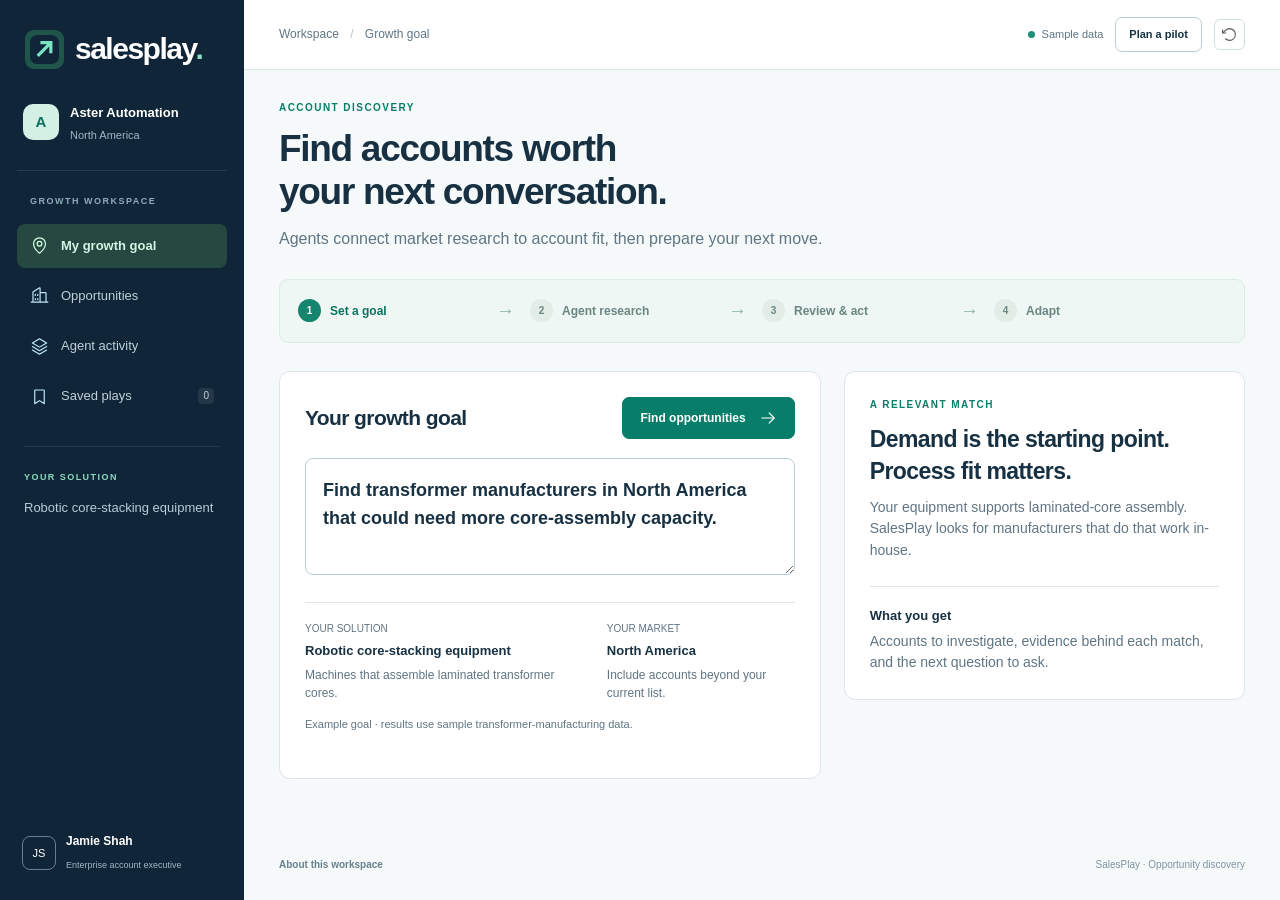
<file: index.html>
<!doctype html><html lang="en"><head><meta charset="utf-8"><meta name="viewport" content="width=device-width,initial-scale=1"><meta name="theme-color" content="#102638"><meta name="description" content="SalesPlay connects market research to account fit and prepares your next sales conversation. Sample workspace."><title>SalesPlay · Growth workspace</title><link rel="icon" href="assets/brand.svg"><link rel="stylesheet" href="style.css?v=20261019-customer-1"></head><body>
<a class="skip" href="#main" onclick="event.preventDefault();document.querySelector('#main').focus()">Skip to content</a>
<aside class="sidebar"><a class="brand" href="#goal"><img src="assets/brand.svg" alt="">salesplay<span>.</span></a><div class="workspace"><div class="avatar small">A</div><div><strong>Aster Automation</strong><small>North America</small></div></div><div class="nav-label">GROWTH WORKSPACE</div><nav aria-label="Main navigation"><a href="#goal" data-nav="goal"><img src="assets/map-pin.svg" alt="">My growth goal</a><a href="#opportunities" data-nav="opportunities"><img src="assets/buildings.svg" alt="">Opportunities</a><a href="#activity" data-nav="activity"><img src="assets/stack.svg" alt="">Agent activity</a><a href="#saved" data-nav="saved"><img src="assets/bookmark-simple.svg" alt="">Saved plays<span id="saved-count">0</span></a></nav><div class="sidebar-note"><span class="eyebrow">YOUR SOLUTION</span><p>Robotic core-stacking equipment</p></div><div class="user"><div class="user-avatar">JS</div><div><strong>Jamie Shah</strong><small>Enterprise account executive</small></div></div></aside>
<div class="shell"><header><span class="workspace-path">Workspace <span>/</span> Growth goal</span><div class="header-actions"><button class="sample-label" onclick="about()" aria-label="About sample data"><span class="dot"></span>Sample data</button><button class="button outline small" onclick="validationPlan()">Plan a pilot</button><button class="icon-button" aria-label="Reset sample data" title="Reset sample data" onclick="resetPrompt()"><img src="assets/arrow-counter-clockwise.svg" alt=""></button></div></header><main id="main" tabindex="-1"></main><footer><button class="link" onclick="about()">About this workspace</button><span>SalesPlay · Opportunity discovery</span></footer></div>
<dialog id="dialog" aria-label="Details"><div id="dialog-content"></div></dialog><div id="toast" role="status" aria-live="polite"></div><script src="data.js?v=20261019-customer-1"></script><script src="engine.js?v=20261019-customer-1"></script><script src="app.js?v=20261019-customer-1"></script></body></html>
</file>
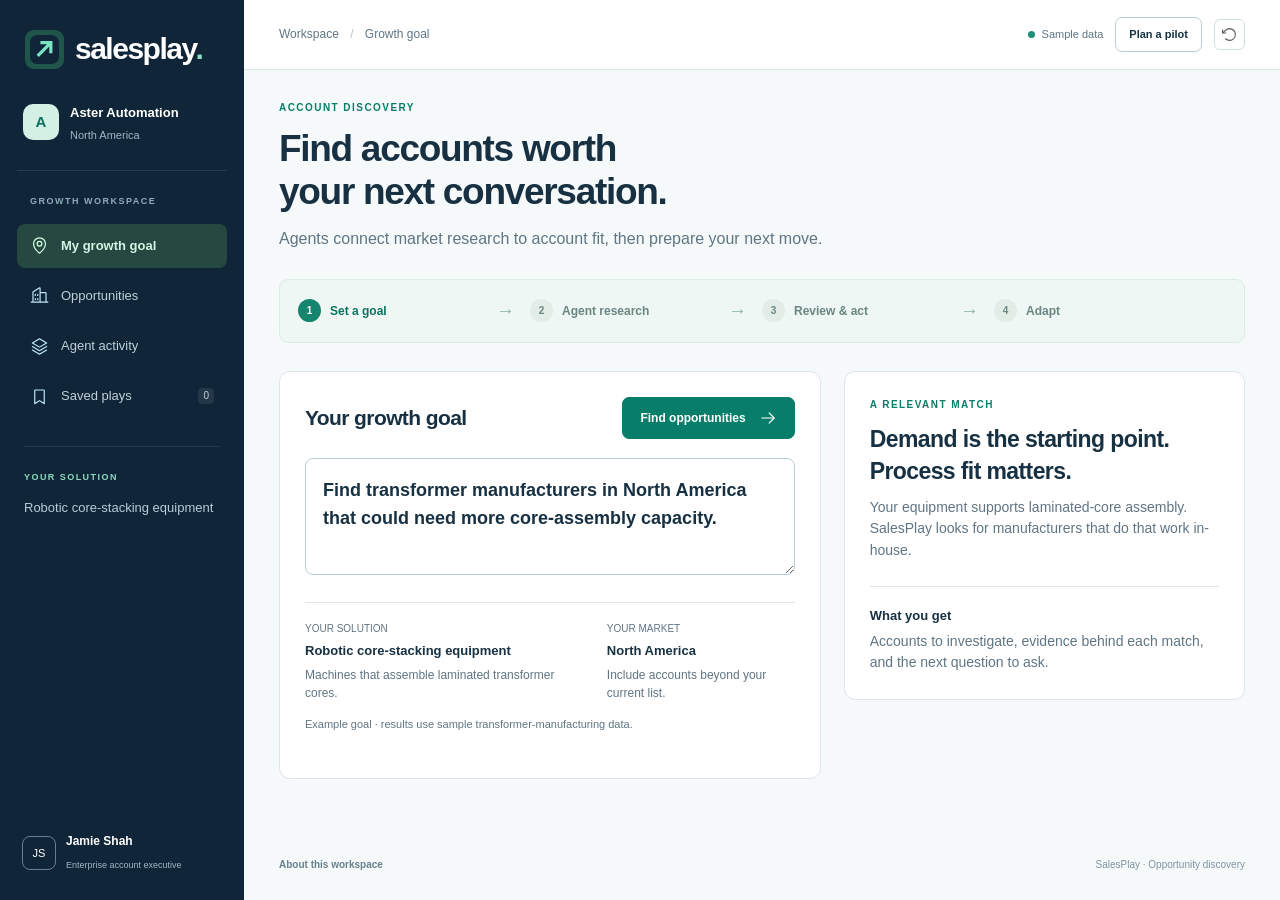
<file: SalesPlay-Agentic-Demo.html>
<!doctype html><html lang="en"><head><meta charset="utf-8"><meta name="viewport" content="width=device-width,initial-scale=1"><meta name="theme-color" content="#102638"><meta name="description" content="SalesPlay connects market research to account fit and prepares your next sales conversation. Sample workspace."><title>SalesPlay · Growth workspace</title><link rel="icon" href="[data-uri]"><style>
:root{--navy:#102638;--ink:#173143;--muted:#607584;--green:#087d69;--mint:#d4f0e4;--pale:#edf8f3;--line:#dce6e8;--amber:#94651b;--amberbg:#fff5e3;--bg:#f6f9fa}*{box-sizing:border-box}body{margin:0;font:15px/1.55 Inter,-apple-system,BlinkMacSystemFont,"Segoe UI",sans-serif;color:var(--ink);background:var(--bg)}button,input,textarea,select{font:inherit}button,a{touch-action:manipulation}button{cursor:pointer}button:disabled{opacity:.45;cursor:not-allowed}a{color:var(--green);text-decoration:none}h1,h2,h3,p{margin:0}h1{font-size:37px;letter-spacing:-1.3px;line-height:1.17;font-weight:750}h2{font-size:23px;line-height:1.3;letter-spacing:-.6px}h3{font-size:17px;line-height:1.4;letter-spacing:-.2px}p{color:var(--muted)}button:focus-visible,a:focus-visible,input:focus-visible,textarea:focus-visible,select:focus-visible,summary:focus-visible{outline:3px solid #34aa8c;outline-offset:4px}main:focus:not(:focus-visible){outline:0}.skip{position:fixed;top:-70px;left:20px;padding:12px;background:white;z-index:100}.skip:focus{top:10px}.sidebar{width:244px;position:fixed;inset:0 auto 0 0;background:var(--navy);color:white;padding:26px 17px;display:flex;flex-direction:column}.brand{display:flex;align-items:center;gap:11px;color:white;font-size:30px;font-weight:750;letter-spacing:-1.5px;padding-left:8px}.brand>img{width:39px;height:39px;background:#20554c;padding:5px;border-radius:9px}.brand>span{color:#8de0c1;margin-left:-12px}.workspace{display:flex;align-items:center;gap:11px;border-bottom:1px solid #ffffff1b;padding:27px 6px 26px;margin-bottom:24px}.workspace strong{font-size:13px}.workspace small{display:block;font-size:11px;color:#9fb7c5;margin-top:4px}.avatar{background:#d4f0e4;color:#08735f;width:48px;height:48px;border-radius:10px;display:grid;place-items:center;font-size:17px;font-weight:750;flex-shrink:0}.avatar.small{width:36px;height:36px;font-size:15px}.nav-label{font-size:9px;letter-spacing:1.5px;color:#8faab9;padding:0 13px;margin-bottom:15px;font-weight:700}.sidebar nav{display:flex;flex-direction:column;gap:6px}.sidebar nav a{display:flex;align-items:center;gap:12px;padding:12px 13px;border-radius:8px;color:#bfd0d8;font-size:13px}.sidebar nav img{width:19px;height:19px;filter:invert(85%) sepia(10%) saturate(550%) hue-rotate(150deg)}.sidebar nav a.active{background:#254940;color:#d3f5e5;font-weight:650}.sidebar nav a.active img{filter:invert(94%) sepia(14%) saturate(390%) hue-rotate(78deg)}#saved-count{margin-left:auto;background:#ffffff15;padding:0 5px;border-radius:4px;font-size:10px}.sidebar-note{border-top:1px solid #ffffff15;margin:28px 7px 10px;padding-top:24px}.sidebar-note .eyebrow{color:#8ed8bd;font-size:9px}.sidebar-note p{font-size:13px;line-height:1.9;color:#b7ccd7}.user{display:flex;align-items:center;gap:10px;margin: auto 5px 0;padding-top:23px}.user-avatar{width:34px;height:34px;border:1px solid #63808e;border-radius:8px;display:grid;place-items:center;font-size:11px}.user strong{font-size:12px;display:block}.user small{font-size:9px;color:#9fb7c5}.shell{margin-left:244px}header{height:70px;padding:0 35px;display:flex;justify-content:space-between;align-items:center;background:white;border-bottom:1px solid var(--line)}.concept-label{font-size:12px;color:var(--muted);display:flex;align-items:center;gap:9px}.concept-label strong{font-weight:500}.dot{width:7px;height:7px;border-radius:50%;background:#218f78}.divider{color:#b4c4cd}.header-actions{display:flex;align-items:center;gap:12px}main{max-width:1450px;margin:auto;padding:30px 35px;min-height:calc(100vh - 125px)}.eyebrow{display:block;letter-spacing:1.45px;font-size:10px;font-weight:750;color:var(--green);margin-bottom:11px}.intro{font-size:16px;max-width:800px;margin-top:12px;line-height:1.7}.page-head{display:flex;align-items:flex-start;justify-content:space-between;gap:24px;margin-bottom:25px}.page-head p{max-width:770px;margin-top:10px;font-size:14px}.badge{display:inline-flex;padding:5px 9px;border-radius:5px;font-size:10px;line-height:1.4;font-weight:650;background:#edf2f4;color:#5f7481;white-space:nowrap}.badge.green{background:#e3f5ec;color:#08715e}.badge.amber{background:var(--amberbg);color:var(--amber)}.surface{background:white;border:1px solid var(--line);border-radius:11px;padding:25px;margin-bottom:21px}.surface p{font-size:14px;margin-top:9px}.surface h2+.mini,.surface h3+.mini{margin-top:8px}.button{display:inline-flex;justify-content:center;align-items:center;gap:13px;background:var(--green);color:white;border:1px solid var(--green);border-radius:7px;padding:11px 17px;font-size:13px;font-weight:650;line-height:1.5;white-space:nowrap}.button:hover{background:#066e5b}.button img{width:18px;height:18px;filter:invert(1)}.button.outline{background:white;color:var(--ink);border-color:#bacdd4}.button.outline:hover{border-color:var(--green);background:#f0faf5}.button.outline img{filter:none}.button.small{padding:8px 13px;font-size:11px}.icon-button{display:grid;place-items:center;width:31px;height:31px;border:1px solid #d1dfe4;border-radius:6px;background:white;padding:6px}.icon-button img{width:17px;height:17px;opacity:.65}.link{background:transparent;border:0;color:var(--green);padding:0;font-size:12px;font-weight:650;display:inline-flex;align-items:center;gap:7px}.link img{height:15px;width:15px}.actions{display:flex;align-items:center;gap:12px;flex-wrap:wrap;margin-top:20px}.journey{display:flex;align-items:center;gap:0;margin:27px 0 28px;padding:16px 18px;background:#eef7f3;border:1px solid #dbece3;border-radius:9px;list-style:none}.journey li{display:flex;align-items:center;gap:9px;flex:1;font-size:12px;font-weight:600;color:#6b8583}.journey li.current{color:#087461}.journey li:not(:last-child):after{content:'→';margin:auto 15px auto auto;color:#8eb5a9;font-size:19px}.step-num{width:23px;height:23px;border-radius:50%;background:#e2ede7;display:grid;place-items:center;font-size:10px;flex-shrink:0}.current .step-num{background:#16856d;color:white}.goal-layout{display:grid;grid-template-columns:minmax(0,1.35fr) minmax(270px,1fr);gap:23px;margin-top:23px;align-items:start}.goal-input{width:100%;border:1px solid #b8cdd4;border-radius:8px;padding:17px;min-height:117px;resize:vertical;font-size:18px;font-weight:550;line-height:1.6;color:var(--ink);margin-top:11px}.field-label{font-size:12px;font-weight:650;display:block;margin-top:18px}.scope{display:grid;grid-template-columns:1.5fr 1fr;gap:20px;margin-top:21px;border-top:1px solid var(--line);padding-top:18px}.scope strong{font-size:13px;display:block}.scope p{font-size:12px;margin-top:4px}.scope small{font-size:10px;color:var(--muted);display:block;margin-bottom:5px}.mini{font-size:11px!important;color:var(--muted);line-height:1.7}.goal-help{margin-top:12px!important;font-size:11px!important}.promise-list{list-style:none;margin:15px 0 0;padding:0}.promise-list li{border-bottom:1px solid var(--line);padding:15px 0}.promise-list li:last-child{border:0}.promise-list h3{font-size:15px}.promise-list p{font-size:12px;margin-top:5px}.note{background:var(--pale);border-left:3px solid #74b499;border-radius:0 8px 8px 0;padding:17px 19px;margin:20px 0}.note h3{font-size:16px}.note p{font-size:13px;margin-top:6px}.note.amber{background:#fff7e8;border-color:#d2a551}.live-layout{display:grid;grid-template-columns:minmax(0,1.7fr) minmax(265px,1fr);gap:23px;align-items:start}.plan-list{list-style:none;padding:0;margin:20px 0 0}.plan-list li{display:grid;grid-template-columns:31px 1fr;gap:13px;padding:17px 0;border-bottom:1px solid var(--line)}.plan-list li:last-child{border:0}.plan-list .step-num{margin-top:1px;width:27px;height:27px}.plan-list .done .step-num{background:#dbf1e5;color:#087461}.plan-list .active .step-num{background:#087d69;color:white;box-shadow:0 0 0 5px #e1f4eb}.plan-list h3{font-size:15px}.plan-list p{font-size:12px;margin-top:5px}.plan-list .pending{opacity:.55}.activity-mini{border-top:1px solid var(--line);padding-top:15px;margin-top:16px}.activity-mini strong{font-size:12px;display:block}.activity-mini p{font-size:11px;line-height:1.65}.source-pills{display:flex;flex-wrap:wrap;gap:6px;margin-top:11px}.source-pill{border:1px solid #d5e4e2;background:#f7fbf9;border-radius:5px;padding:5px 8px;font-size:10px;color:#487265}.run-status{display:flex;align-items:center;gap:10px;margin-bottom:18px;font-size:12px;color:var(--green);font-weight:650}.run-status .dot{box-shadow:0 0 0 4px #e2f5ec}.summary-strip{display:flex;gap:24px;align-items:center;background:#eaf6ef;padding:17px 20px;border-radius:9px;margin:23px 0}.summary-strip strong{font-size:15px}.summary-strip p{font-size:12px;margin-top:3px}.summary-strip .actions{margin:0 0 0 auto}.card-list{display:flex;flex-direction:column;gap:17px}.account-card{background:white;border:1px solid var(--line);border-radius:10px;padding:24px}.account-head{display:flex;align-items:center;gap:13px;margin-bottom:17px}.account-head h2{font-size:20px}.account-head p{font-size:11px;margin-top:3px}.account-head .badge{margin-left:auto}.account-card h3{font-size:20px;margin-bottom:15px}.reason-grid{display:grid;grid-template-columns:1fr 1fr 1fr;gap:19px;margin:17px 0}.reason-grid>div+div{border-left:1px solid var(--line);padding-left:19px}.reason-grid strong{font-size:12px;display:block;margin-bottom:5px}.reason-grid p{font-size:12px;line-height:1.65}.panel-title{font-size:14px;margin-bottom:15px}.changed-box{background:#fff8e9;border:1px solid #eddcb7;border-radius:9px;padding:20px;margin:20px 0}.changed-box h3{font-size:17px}.changed-box p{font-size:12px;margin-top:7px}.changed-box .eyebrow{color:var(--amber);font-size:9px}.back{display:inline-flex;align-items:center;gap:8px;margin-bottom:20px;font-size:12px}.back img{width:15px;height:15px}.detail-actions{display:flex;flex-direction:column;align-items:flex-end;gap:13px;flex-shrink:0}.detail-actions .button{font-size:12px}.evidence-chain{padding:0;list-style:none;margin:19px 0 0}.evidence-chain li{display:grid;grid-template-columns:29px 1fr auto;gap:13px;align-items:start;padding:17px 0;border-bottom:1px solid var(--line)}.evidence-chain li:last-child{border:0}.evidence-chain h3{font-size:15px}.evidence-chain p{font-size:12px;margin-top:5px}.evidence-chain .badge{margin-top:9px;font-size:9px}.evidence-chain .link{font-size:10px;margin-top:3px}.route-label{font-size:10px;letter-spacing:1px;color:var(--green);font-weight:750;margin:0 0 8px}.next-question{font-size:20px!important;line-height:1.4;letter-spacing:-.3px}.small-table{width:100%;border-collapse:collapse;margin:13px 0;font-size:12px}.small-table td,.small-table th{text-align:left;vertical-align:top;border-bottom:1px solid var(--line);padding:12px 8px}.small-table th{font-weight:650;color:var(--ink);background:#f1f7f4}.small-table td{color:var(--muted)}.play-layout{display:grid;grid-template-columns:minmax(0,1.6fr) minmax(260px,1fr);gap:23px;align-items:start}.message{width:100%;min-height:190px;resize:vertical;padding:16px;border:1px solid #bdcfd5;border-radius:7px;color:var(--ink);font-size:14px;line-height:1.75;margin-top:9px}.review{display:flex;gap:10px;align-items:flex-start;margin:16px 0;font-size:12px;color:var(--muted)}.review input{accent-color:var(--green);margin:2px 0 0;width:16px;height:16px;flex-shrink:0}.questions{padding-left:20px;font-size:13px;color:var(--muted);line-height:1.7}.questions li{padding:7px 0}.field{display:block;margin-top:17px}.field>span{display:block;font-size:12px;font-weight:650;margin-bottom:7px}.field input,.field textarea,.field select{width:100%;border:1px solid #bdd0d7;border-radius:6px;padding:11px 13px;color:var(--ink);background:white;font-size:14px}.field textarea{min-height:100px;resize:vertical}.history-entry{display:grid;grid-template-columns:32px 1fr;gap:12px;padding:21px 0;border-bottom:1px solid var(--line)}.history-entry:last-child{border:0}.history-entry h3{font-size:15px}.history-entry p{font-size:13px;margin-top:6px}.history-entry .mini{margin-top:6px}.history-entry .step-num{margin-top:3px}.empty{padding:45px 25px;text-align:center}.empty p{max-width:540px;margin:12px auto;font-size:14px}.saved-entry{border-bottom:1px solid var(--line);padding:22px 0}.saved-entry:last-child{border:0}.saved-entry .message-preview{font-size:14px;color:var(--muted);white-space:pre-wrap;line-height:1.7;margin:12px 0}.comparison{display:grid;grid-template-columns:1fr 1fr;gap:17px}.comparison>div{border-top:2px solid #b3d1c3;padding-top:14px}.comparison h3{font-size:15px}.comparison p{font-size:13px}details{border-top:1px solid var(--line);margin-top:15px;padding-top:13px}summary{cursor:pointer;font-size:12px;color:var(--green);font-weight:600}.excluded-row{display:flex;justify-content:space-between;gap:15px;align-items:center;padding:13px 0;border-bottom:1px solid var(--line)}.excluded-row:last-child{border:0}.excluded-row strong{font-size:13px}.excluded-row p{font-size:11px;margin-top:4px}.empty strong{display:block;font-size:20px}.goal-memory{font-size:12px!important;line-height:1.75}.goal-memory strong{color:var(--ink)}.run-note{padding:13px 16px;border:1px solid #d5e6de;background:#f2faf5;border-radius:7px;font-size:12px;color:#436e60;margin:16px 0}.error{color:#9c4f31;font-size:12px;margin-top:10px}.storage-note{font-size:11px;padding:11px;background:#fff4df;margin-bottom:16px;color:#896020}dialog{border:0;border-radius:12px;padding:0;width:700px;max-width:calc(100% - 28px);max-height:91vh;color:var(--ink);box-shadow:0 20px 100px #10263833}dialog::backdrop{background:#10263866;backdrop-filter:blur(2px)}.dialog-body{padding:29px}.dialog-header{display:flex;justify-content:space-between;gap:20px;align-items:flex-start;margin-bottom:21px}.dialog-header h2{font-size:25px;margin-top:3px}.dialog-body p{font-size:14px;margin:12px 0;line-height:1.75}.meta{font-size:12px;background:#f0f5f6;border-radius:7px;padding:15px;color:var(--muted);margin:15px 0}.detail-label{font-size:12px;font-weight:750;margin:20px 0 4px}.source-row{border:1px solid var(--line);background:white;border-radius:7px;padding:14px;width:100%;text-align:left;margin-top:10px;color:var(--ink)}.source-row strong{display:block;font-size:13px}.source-row small{display:block;font-size:10px;color:var(--muted);margin-top:5px}footer{max-width:1450px;margin:auto;padding:12px 35px 25px;display:flex;justify-content:space-between;gap:15px;font-size:10px;color:#7f939e}footer .link{font-size:10px;color:#67818d}#toast{position:fixed;bottom:22px;left:calc(50% + 95px);transform:translateX(-50%);padding:12px 19px;background:#164636;color:white;border-radius:7px;opacity:0;transition:opacity .15s;font-size:12px;z-index:100;pointer-events:none;max-width:85%}#toast.visible{opacity:1}.question-preview{font-size:16px!important;color:var(--ink);background:#edf7f2;padding:17px;border-radius:8px;line-height:1.7}
@media(min-width:1550px){main{padding-top:38px}.surface,.account-card{padding:29px}.reason-grid p{font-size:13px}.goal-input{font-size:20px}}
@media(max-width:1180px){.sidebar{width:211px;padding-left:12px;padding-right:12px}.shell{margin-left:211px}.brand{font-size:26px;gap:9px}.brand>img{height:34px;width:34px}.brand>span{margin-left:-10px}.workspace strong{font-size:12px}.workspace small{font-size:10px}.sidebar nav a{font-size:12px;gap:10px;padding:11px 10px}.sidebar-note p{font-size:12px}header{padding:0 25px}main{padding:28px 25px}h1{font-size:32px}.goal-layout{grid-template-columns:1.3fr 1fr;gap:18px}.live-layout{grid-template-columns:1.6fr 1fr;gap:18px}.surface,.account-card{padding:22px}.reason-grid{gap:13px}.reason-grid>div+div{padding-left:13px}.play-layout{gap:18px}.next-question{font-size:18px!important}.journey{padding:14px}.journey li{font-size:10px;gap:7px}.journey li:not(:last-child):after{margin-right:9px;margin-left:9px}.goal-input{font-size:17px}.account-card h3{font-size:19px}}
@media(max-width:900px){.live-layout,.play-layout{grid-template-columns:1fr}.goal-layout{grid-template-columns:1fr}.goal-layout>aside{display:grid;grid-template-columns:1fr 1fr;gap:18px}.page-head{gap:15px}.page-head h1{font-size:30px}.reason-grid p{font-size:13px}.sidebar-note{display:none}.concept-label{font-size:11px}.detail-actions .button{font-size:11px}.scope{gap:17px}}
@media(max-width:700px){.sidebar{position:static;width:100%;padding:17px 18px 13px}.brand{font-size:26px}.brand>img{height:32px;width:32px}.workspace,.nav-label,.user{display:none}.sidebar nav{flex-direction:row;flex-wrap:wrap;gap:6px;margin-top:17px}.sidebar nav a{padding:8px 10px;font-size:11px;gap:7px}.sidebar nav img{height:15px;width:15px}#saved-count{font-size:9px}.shell{margin:0}header{height:62px;padding:0 19px;gap:12px}.concept-label{font-size:10px;gap:6px}.concept-label .divider{display:none}.concept-label strong{display:none}.header-actions{gap:8px}.button.small{font-size:10px;padding:8px 10px}main{padding:25px 19px}h1{font-size:29px;letter-spacing:-1px}.intro{font-size:14px}.page-head{display:block}.page-head h1{font-size:28px}.page-head p{font-size:13px}.page-head>.badge{margin-top:12px}.journey{display:grid;grid-template-columns:1fr 1fr;gap:15px;margin:22px 0}.journey li{font-size:10px}.journey li:not(:last-child):after{display:none}.goal-layout{margin-top:20px}.goal-layout>aside{display:block}.surface,.account-card{padding:21px}.goal-input{min-height:140px;font-size:17px}.scope{grid-template-columns:1fr;gap:13px}.scope strong{font-size:13px}.scope p{font-size:12px}.goal-layout .actions .button{width:100%}.summary-strip{display:block;padding:16px}.summary-strip .actions{margin-top:13px}.account-head{flex-wrap:wrap;gap:10px}.account-head h2{font-size:19px}.account-head .badge{margin-left:0}.reason-grid{grid-template-columns:1fr;gap:13px}.reason-grid>div+div{border:0;padding:0}.reason-grid strong{font-size:12px}.reason-grid p{font-size:13px;margin-top:3px}.account-card h3{font-size:20px}.account-card .button{width:100%;font-size:12px}.detail-actions{align-items:flex-start;margin-top:14px;gap:11px}.detail-actions .button{font-size:12px}.evidence-chain li{grid-template-columns:25px 1fr;gap:12px}.evidence-chain .link{grid-column:2}.evidence-chain p{font-size:13px}.evidence-chain h3{font-size:16px}.play-layout,.live-layout{gap:4px}.next-question{font-size:20px!important}.message{min-height:240px}.comparison{grid-template-columns:1fr}.dialog-body{padding:23px}.dialog-header h2{font-size:23px}.small-table{font-size:11px}.small-table td,.small-table th{padding:10px 6px}.excluded-row{align-items:flex-start;flex-direction:column;gap:7px}.goal-memory{font-size:13px!important}.history-entry{gap:9px}.history-entry h3{font-size:14px}footer{padding:10px 19px 24px;flex-direction:column;gap:8px}#toast{left:50%;font-size:11px;width:max-content;text-align:center}.surface h2{font-size:22px}.plan-list{margin-top:14px}}
@media print{header,.sidebar,footer,.actions,.back,.journey{display:none!important}.shell{margin:0}main{padding:0}body{background:white}.surface{border:0;padding:0}}
@media(prefers-reduced-motion:reduce){*{scroll-behavior:auto!important;transition:none!important}}

.goal-card-head{display:flex;justify-content:space-between;align-items:center;gap:15px}.goal-card-head h2{font-size:21px}.goal-card-head .button{font-size:12px}.goal-card-head+.goal-input{margin-top:19px}@media(max-width:700px){.goal-card-head{align-items:flex-start;flex-direction:column;gap:13px}.goal-card-head .button{width:100%}}

.workspace-path{font-size:12px;color:var(--muted)}.workspace-path span{margin:0 8px;color:#b4c4cd}.sample-label{display:inline-flex;align-items:center;gap:7px;padding:8px 0;border:0;background:none;color:var(--muted);font-size:11px}.fit-summary{margin-top:24px;padding-top:19px;border-top:1px solid var(--line);font-size:13px}.fit-summary p{margin-top:5px}.goal-help{line-height:1.7}.goal-layout>aside .surface h2{font-size:23px;line-height:1.4}.account-head .badge{white-space:normal}.meta>strong{display:block;margin-top:12px}.meta>strong:first-child{margin-top:0}.meta>p{margin:3px 0 12px;font-size:13px}@media(max-width:700px){.workspace-path{display:none}.header-actions{width:100%;justify-content:flex-end}.sample-label{margin-right:auto;font-size:11px}.header-actions .button.small{font-size:11px}.goal-layout>aside .surface h2{font-size:22px}.goal-input{min-height:130px}.goal-card-head{flex-direction:column}.sidebar-note{display:none}}

</style></head><body>
<a class="skip" href="#main" onclick="event.preventDefault();document.querySelector('#main').focus()">Skip to content</a>
<aside class="sidebar"><a class="brand" href="#goal"><img src="[data-uri]" alt="">salesplay<span>.</span></a><div class="workspace"><div class="avatar small">A</div><div><strong>Aster Automation</strong><small>North America</small></div></div><div class="nav-label">GROWTH WORKSPACE</div><nav aria-label="Main navigation"><a href="#goal" data-nav="goal"><img src="[data-uri]" alt="">My growth goal</a><a href="#opportunities" data-nav="opportunities"><img src="[data-uri]" alt="">Opportunities</a><a href="#activity" data-nav="activity"><img src="[data-uri]" alt="">Agent activity</a><a href="#saved" data-nav="saved"><img src="[data-uri]" alt="">Saved plays<span id="saved-count">0</span></a></nav><div class="sidebar-note"><span class="eyebrow">YOUR SOLUTION</span><p>Robotic core-stacking equipment</p></div><div class="user"><div class="user-avatar">JS</div><div><strong>Jamie Shah</strong><small>Enterprise account executive</small></div></div></aside>
<div class="shell"><header><span class="workspace-path">Workspace <span>/</span> Growth goal</span><div class="header-actions"><button class="sample-label" onclick="about()" aria-label="About sample data"><span class="dot"></span>Sample data</button><button class="button outline small" onclick="validationPlan()">Plan a pilot</button><button class="icon-button" aria-label="Reset sample data" title="Reset sample data" onclick="resetPrompt()"><img src="[data-uri]" alt=""></button></div></header><main id="main" tabindex="-1"></main><footer><button class="link" onclick="about()">About this workspace</button><span>SalesPlay · Opportunity discovery</span></footer></div>
<dialog id="dialog" aria-label="Details"><div id="dialog-content"></div></dialog><div id="toast" role="status" aria-live="polite"></div><script>
window.AgenticScenario={
 id:'core-stacking-na',date:'19 October 2026',seller:'Jamie Shah',company:'Aster Automation',product:'Robotic core-stacking equipment',plainProduct:'Machines that assemble laminated transformer cores.',territory:'North America',
 defaultGoal:'Find transformer manufacturers in North America that could need more core-assembly capacity.',
 sources:{
  doe:{id:'doe',type:'Public source',title:'Grid demand and equipment supply',publisher:'U.S. Department of Energy',date:'10 August 2026',supports:'DOE describes rising electricity demand and supply constraints affecting transformers and other grid equipment.',limit:'Industry context only. It does not establish demand, production constraints, or a buying project at any account in this scenario.',url:'https://www.energy.gov/oe/articles/strengthening-americas-grid-supply-chain'},
  lae:{id:'lae',type:'Public source',title:'Robotic core-stacking equipment',publisher:'LAE',date:'Reviewed 19 October 2026',supports:'Robotic equipment is an established category for stacking laminated transformer cores.',limit:'This establishes a product category. Aster is fictional; its performance, compatibility, and economic benefit have not been established.',url:'https://www.lae-srl.com/en/robot-stacker/'},
  segment:{id:'segment',type:'Simulated research',title:'From utility replacement demand to core production',publisher:'Specialist segment map - scenario fixture',date:'Scenario record · 19 October 2026',supports:'The sample map connects utility replacement demand to relevant transformer applications and laminated-core assembly. It makes in-house assembly a condition of equipment fit.',limit:'This is authored demonstration content, not an entitled MarketsandMarkets finding. The research advantage remains a hypothesis.'},
  ridgeway:{id:'ridgeway',type:'Fictional account record',title:'Ridgeway: starting process profile',publisher:'Sample account profile',date:'Starting record · 15 October 2026',supports:'The starting profile lists laminated transformer products and suggests that cores may be assembled in-house. Ridgeway is outside Jamie’s existing account list.',limit:'The process claim is provisional. A current buyer response takes priority. No need, budget, or equipment project is confirmed.'},
  harbor:{id:'harbor',type:'Fictional account record',title:'HarborGrid: account-owner note',publisher:'Sample CRM note',date:'Starting record · 16 October 2026',supports:'A known account is reviewing expansion. The note mentions laminated-core products but does not describe the proposed production scope.',limit:'The account owner must establish whether the review covers core assembly. Timing and budget are unknown.'},
  summit:{id:'summit',type:'Fictional account record',title:'Summit: wound-core process',publisher:'Sample account profile',date:'Scenario record · 15 October 2026',supports:'Summit uses a wound-core process. That falls outside the laminated-core stacking equipment in this goal.',limit:'An exclusion for this product search, not a statement about the company’s broader commercial potential.'},
  evergreen:{id:'evergreen',type:'Fictional account record',title:'Evergreen: explicit assembly evidence',publisher:'Sample operations profile',date:'Scenario record · 18 October 2026',supports:'The sample profile explicitly describes in-house assembly of laminated transformer cores at Evergreen Transformer Works in North America. This account is outside Jamie’s existing account list.',limit:'A stronger process match, not proof of a production constraint or buying intent. Product-segment relevance still needs the analyst check shown in the scenario.'},
  analyst:{id:'analyst',type:'Simulated analyst finding',title:'Evergreen: segment relevance checked',publisher:'Sample analyst response',date:'Applied during this scenario',supports:'The fictional product portfolio includes laminated-core utility transformers, which keeps Evergreen within this scenario’s segment map.',limit:'This does not establish qualification for a utility contract, a capacity constraint, equipment compatibility, budget, or timing. A buyer conversation is still required.'},
  monitoring:{id:'monitoring',type:'Simulated monitoring event',title:'HarborGrid: expansion review postponed',publisher:'Sample account update',date:'Played during this scenario',supports:'The sample account update says the expansion review has been postponed. SalesPlay should change the timing recommendation and avoid using the earlier opening unchanged.',limit:'This is a manually played scenario event. There is no live monitoring service, scheduled job, or verified restart date.'}
 },
 accounts:{
  ridgeway:{id:'ridgeway',name:'Ridgeway Transformers',initials:'RT',relationship:'New account',process:'Laminated transformer cores',why:'A provisional process profile suggests a possible equipment fit.',role:'Plant operations team',sourceIds:['doe','segment','ridgeway','lae']},
  harbor:{id:'harbor',name:'HarborGrid Manufacturing',initials:'HG',relationship:'Existing account',process:'Transformer manufacturing',why:'An expansion review is a reason to reconnect with a known account.',role:'Manufacturing director',sourceIds:['harbor','segment','lae']},
  summit:{id:'summit',name:'Summit Wound Cores',initials:'SW',relationship:'Outside product fit',process:'Wound cores',why:'The account uses a different manufacturing process.',role:'',sourceIds:['summit']},
  evergreen:{id:'evergreen',name:'Evergreen Transformer Works',initials:'EW',relationship:'New account',process:'In-house laminated-core assembly',why:'The revised investigation found explicit in-house process evidence.',role:'Plant operations team',sourceIds:['doe','segment','evergreen','lae']}
 },
 plans:{
  initial:[
   {id:'context',label:'Establish the market reason',action:'Reviewed the DOE industry context and the equipment category.',result:'Transformer demand provides a reason to investigate. It does not establish an account’s buying need.',sources:['doe','lae']},
   {id:'segment',label:'Narrow the search with specialist research',action:'Mapped the target applications to the manufacturing process.',result:'Search for relevant laminated-core manufacturers; wound-core production does not fit this equipment.',sources:['segment']},
   {id:'accounts',label:'Investigate accounts beyond the CRM',action:'Compared Ridgeway, HarborGrid, and Summit sample records.',result:'Ridgeway is a new account. HarborGrid is known. Summit uses the wrong core process.',sources:['ridgeway','harbor','summit']},
   {id:'fit',label:'Separate possible fit from confirmed need',action:'Checked the process evidence and flagged the weakest assumption.',result:'Ridgeway’s in-house assembly claim is provisional. Buyer confirmation is the next step.',sources:['ridgeway','segment']},
   {id:'recommend',label:'Prepare a decision for the seller',action:'Prepared an account recommendation and a first validation question.',result:'Review Ridgeway with the plant team; keep HarborGrid for expansion-scope discovery. No outreach has been sent.',sources:['ridgeway','harbor']}
  ],
  adaptive:[
   {id:'correct',label:'Apply the buyer correction',action:'Treated the sample buyer response as the current process fact.',result:'Ridgeway outsources core assembly. Exclude it for this product and mark the previous play for review.',sources:['buyer-ridgeway']},
   {id:'replan',label:'Change the investigation criteria',action:'Required explicit, recent evidence of in-house core assembly for the next recommendation.',result:'The buyer fact applies to Ridgeway. The new evidence requirement applies to this product search.',sources:['buyer-ridgeway','segment']},
   {id:'investigate',label:'Investigate another manufacturer',action:'Reviewed the Evergreen operations profile.',result:'A newly investigated account explicitly describes in-house laminated-core assembly.',sources:['evergreen']},
   {id:'gap',label:'Route the remaining research gap',action:'Identified a segment question for specialist analyst review.',result:'An analyst should check product-segment relevance. The buyer must still confirm the production need.',sources:['evergreen','segment']},
   {id:'recommend',label:'Prepare the next opportunity',action:'Prepared Evergreen with evidence, an analyst question, and the next buyer question.',result:'Review the prepared analyst handoff, then validate the need with plant operations.',sources:['evergreen','segment']}
  ]
 }
};

</script><script>
(function(root,factory){const api=factory();if(typeof module==='object'&&module.exports)module.exports=api;else root.AgenticEngine=api;})(typeof window==='undefined'?globalThis:window,function(){
 const clone=x=>JSON.parse(JSON.stringify(x));
 const initial=goal=>({schema:1,goal:goal||'',goalRevision:1,searchRevision:0,round:0,runCount:0,run:null,events:[],feedback:{},buyerEvidence:{},versions:{ridgeway:1,harbor:1,evergreen:1},drafts:{},saved:[],analyst:{prepared:false,applied:false},monitoringApplied:false});
 const stamp=()=>new Date().toISOString();
 function log(s,entry){s.events.push({...entry,at:stamp(),id:'event-'+(s.events.length+1)});}
 function version(s,id){return [s.goalRevision,s.searchRevision,s.versions[id]||1].join('.');}
 function excluded(s,id){return id==='summit'||s.feedback[id]?.process==='outsourced';}
 function status(s,id){
  if(excluded(s,id))return {label:'Outside product fit',tone:'amber',action:'Stop this equipment approach',question:'Which account meets the process conditions instead?',route:'research'};
  
  if(id==='harbor'&&s.monitoringApplied)return {label:'Timing changed',tone:'amber',action:'Agree when to reconnect',question:'When will the expansion review restart, and who owns the decision?',route:'buyer'};
  if(id==='evergreen'&&!s.analyst.applied)return {label:'Analyst check needed',tone:'amber',action:'Check product-segment relevance',question:'Does Evergreen’s sample product mix sit within the target segment?',route:'analyst'};
  if(s.feedback[id]?.need==='confirmed')return {label:'Need confirmed · sample',tone:'green',action:'Prepare a technical assessment',question:'Which core designs and installation constraints should an application engineer assess?',route:'technical'};
  if(id==='harbor')return {label:'Scope needs checking',tone:'neutral',action:'Clarify the expansion scope',question:'Does the expansion review include laminated-core assembly?',route:'buyer'};
  return {label:'Worth a first conversation',tone:'green',action:'Validate the production need',question:'Do you assemble laminated cores in-house, and is that slowing production?',route:'buyer'};
 }
 function candidates(s){if(!s.round)return[];const ids=s.round>=2?['evergreen','harbor']:['ridgeway','harbor'];return ids.filter(id=>!excluded(s,id));}
 function exclusions(s){return ['summit',...['ridgeway','evergreen','harbor'].filter(id=>excluded(s,id))];}
 function start(s,scenario){s=clone(s);if(s.goal.trim().length<12||s.goal.length>240)throw Error('Describe the goal in 12 to 240 characters.');if(s.run?.status==='running')return s;const adaptive=excluded(s,'ridgeway');s.searchRevision++;s.runCount=Math.max(s.runCount||0,s.run?.id||0)+1;s.run={id:s.runCount,mode:adaptive?'adaptive':'initial',status:'running',step:0,startedAt:stamp()};log(s,{kind:'run',title:adaptive?'Re-investigation started':'Investigation started',detail:adaptive?'The goal stays the same; the evidence requirement changes.':'The goal defines the research scope.',sources:[]});return s;}
 function advance(s,scenario){s=clone(s);if(s.run?.status!=='running')return s;const steps=scenario.plans[s.run.mode],step=steps[s.run.step];if(!step)return s;log(s,{kind:'step',run:s.run.id,title:step.action,detail:step.result,sources:step.sources.map(id=>id==='buyer-ridgeway'?(s.feedback.ridgeway?.sourceId||id):id)});s.run.step++;if(s.run.step===steps.length){s.run.status='complete';s.run.completedAt=stamp();s.round=s.run.mode==='adaptive'?2:1;}return s;}
 function pause(s){s=clone(s);if(s.run?.status==='running')s.run.status='paused';return s;}
 function resume(s){s=clone(s);if(s.run?.status==='paused')s.run.status='running';return s;}
 function changeGoal(s,text){s=clone(s);if(text.trim()!==s.goal){s.goal=text.trim();s.goalRevision++;s.round=0;s.run=null;s.drafts={};}return s;}
 function feedback(s,id,process,need,quote){if(!['ridgeway','harbor','evergreen'].includes(id)||!['inhouse','outsourced','unknown'].includes(process)||!['unknown','confirmed'].includes(need))throw Error('Choose a valid account and process update.');if(process!=='inhouse')need='unknown';s=clone(s);s.versions[id]++;const sourceId='buyer-'+id+'-v'+s.versions[id];s.feedback[id]={accountId:id,sourceId,process,need,quote:String(quote||'').slice(0,700),at:stamp()};s.buyerEvidence=s.buyerEvidence||{};s.buyerEvidence[sourceId]=clone(s.feedback[id]);if(s.drafts[id])s.drafts[id].reviewed=false;log(s,{kind:'buyer',account:id,title:'buyer update recorded',detail:process==='outsourced'?'Core assembly is outsourced. The earlier play must not be reused.':need==='confirmed'?'The sample buyer confirmed in-house assembly and a capacity need. Technical fit is still open.':'Process information updated; production need remains unconfirmed.',sources:[sourceId]});return s;}
 function prepareAnalyst(s){s=clone(s);if(s.round<2||excluded(s,'evergreen'))return s;s.analyst.prepared=true;log(s,{kind:'handoff',title:'Analyst question prepared locally',detail:'Check Evergreen’s product-segment relevance against the sample portfolio. No request has been sent.',sources:['evergreen','segment']});return s;}
 function applyAnalyst(s){s=clone(s);if(!s.analyst.prepared||s.analyst.applied)return s;s.analyst.applied=true;s.versions.evergreen++;if(s.drafts.evergreen)s.drafts.evergreen.reviewed=false;log(s,{kind:'analyst',title:'Sample analyst finding applied',detail:'Evergreen remains within the segment map. Buyer need, technical compatibility, and budget remain unconfirmed.',sources:['analyst','evergreen']});return s;}
 function monitor(s){s=clone(s);if(!s.round||s.monitoringApplied)return s;s.monitoringApplied=true;s.versions.harbor++;if(s.drafts.harbor)s.drafts.harbor.reviewed=false;log(s,{kind:'monitor',title:'Sample monitoring update applied',detail:'HarborGrid’s expansion review is postponed. Agree a new timing question before using the earlier play.',sources:['monitoring']});return s;}
 function message(s,id,accounts){const a=accounts[id];if(excluded(s,id))return '';if(s.feedback[id]?.need==='confirmed')return `Thanks for explaining the core-assembly need at ${a.name}. Could we bring your plant team and an application engineer together to review the core designs, current process, and installation requirements before discussing an investment?`;if(id==='harbor'&&s.monitoringApplied)return `Thanks for the update on the expansion review at ${a.name}. When do you expect the scope and timing to become clearer, and who should we reconnect with then?`;return `We help transformer manufacturers automate laminated-core assembly. I wanted to understand how ${a.name} assembles cores today. Is that work done in-house, and is it an area where you need more capacity? If relevant, would a short process discussion with your plant team be useful?`;}
 function draft(s,id,accounts){s=clone(s);if(!s.drafts[id]||s.drafts[id].version!==version(s,id)){s.drafts[id]={text:message(s,id,accounts),version:version(s,id),reviewed:false};}return s;}
 function edit(s,id,text){s=clone(s);if(!s.drafts[id])return s;s.drafts[id].text=String(text).slice(0,3000);s.drafts[id].reviewed=false;return s;}
 function review(s,id,value){s=clone(s);if(s.drafts[id])s.drafts[id].reviewed=!!value&&s.drafts[id].version===version(s,id)&&!excluded(s,id)&&!!s.drafts[id].text.trim()&&(id!=='evergreen'||s.analyst.applied);return s;}
 function ready(s,id,d){d=d||s.drafts[id];return !!d?.reviewed&&d.version===version(s,id)&&!excluded(s,id)&&(id!=='evergreen'||s.analyst.applied);}
 function save(s,id){s=clone(s);if(!ready(s,id))return s;s.saved=s.saved.filter(p=>p.id!==id);s.saved.unshift({id,...s.drafts[id],savedAt:stamp()});return s;}
 return {initial,version,excluded,status,candidates,exclusions,start,advance,pause,resume,changeGoal,feedback,prepareAnalyst,applyAnalyst,monitor,message,draft,edit,review,ready,save};
});

</script><script>
const EMBEDDED_ASSETS={"caret-down": "[data-uri]", "chat-circle": "[data-uri]", "file-text": "[data-uri]", "x": "[data-uri]", "buildings": "[data-uri]", "arrow-right": "[data-uri]", "check": "[data-uri]", "info": "[data-uri]", "bookmark-simple": "[data-uri]", "brand": "[data-uri]", "arrow-counter-clockwise": "[data-uri]", "arrow-up-right": "[data-uri]", "stack": "[data-uri]", "map-pin": "[data-uri]", "arrow-left": "[data-uri]"};
const D=AgenticScenario,E=AgenticEngine,$=q=>document.querySelector(q);
const esc=v=>String(v??'').replace(/[&<>"']/g,c=>({'&':'&amp;','<':'&lt;','>':'&gt;','"':'&quot;',"'":'&#39;'}[c]));
const icon=n=>`<img src="${EMBEDDED_ASSETS[n]}" alt="">`;
const badge=(text,tone='')=>`<span class="badge ${tone}">${esc(text)}</span>`;
const KEY='salesplay-agentic-customer-v1';let state=E.initial(D.defaultGoal),timer=null,storageFailed=false;
try{const v=JSON.parse(localStorage.getItem(KEY)||'null');if(v?.schema===1&&Array.isArray(v.events)&&Array.isArray(v.saved)&&v.versions&&v.feedback&&v.analyst){state={...state,...v};if(state.run?.status==='running'){state=E.pause(state);}}}catch{}
let goalNote=state.goal,feedbackAccount='';
function cacheGoalNote(value){goalNote=value;}
function persist(){try{localStorage.setItem(KEY,JSON.stringify(state));}catch{storageFailed=true;}}
function set(next){state=next;persist();render();}
function go(route){if(location.hash.slice(1)===route){render();window.scrollTo(0,0);}else location.hash=route;}
function toast(s){$('#toast').textContent=s;$('#toast').classList.add('visible');clearTimeout(window.toastTimer);window.toastTimer=setTimeout(()=>$('#toast').classList.remove('visible'),2500);}
function closeDialog(){$('#dialog').close();}
function dialog(label,title,body){if($('#dialog').open)closeDialog();$('#dialog-content').innerHTML=`<div class="dialog-body"><div class="dialog-header"><div><span class="eyebrow">${esc(label)}</span><h2>${esc(title)}</h2></div><button class="icon-button" aria-label="Close details" onclick="closeDialog()">${icon('x')}</button></div>${body}</div>`;$('#dialog').showModal();}
function journey(current){return `<ol class="journey" aria-label="Opportunity journey">${['Set a goal','Agent research','Review & act','Adapt'].map((t,i)=>`<li class="${i===current?'current':''}" ${i===current?'aria-current="step"':''}><span class="step-num">${i+1}</span>${t}</li>`).join('')}</ol>`;}
function render(){const parts=(location.hash.slice(1)||'goal').split('/');let route=parts[0],id=parts[1];if(['opportunity','play'].includes(route)&&!['ridgeway','harbor','evergreen'].includes(id))route='opportunities';const nav=route==='investigation'?'activity':['opportunity','play'].includes(route)?'opportunities':route;document.querySelectorAll('[data-nav]').forEach(a=>{a.classList.toggle('active',a.dataset.nav===nav);if(a.dataset.nav===nav)a.setAttribute('aria-current','page');else a.removeAttribute('aria-current');});const path=$('.workspace-path');if(path)path.innerHTML='Workspace <span>/</span> '+({goal:'Growth goal',investigation:'Agent research',opportunities:'Opportunities',opportunity:'Account opportunity',play:'Conversation play',activity:'Agent activity',saved:'Saved plays'}[route]||'Growth goal');$('#saved-count').textContent=state.saved.length;const body=route==='investigation'?investigation():route==='opportunities'?opportunities():route==='opportunity'?opportunity(id):route==='play'?play(id):route==='activity'?activity():route==='saved'?saved():goal();$('#main').innerHTML=(storageFailed?'<div class="storage-note">Browser storage is unavailable. Your work is available for this session.</div>':'')+body;}
function goal(){return `<span class="eyebrow">ACCOUNT DISCOVERY</span><h1>Find accounts worth<br>your next conversation.</h1><p class="intro">Agents connect market research to account fit, then prepare your next move.</p>${journey(0)}<div class="goal-layout"><section class="surface"><div class="goal-card-head"><h2><label for="goal-text">Your growth goal</label></h2><button class="button" onclick="beginGoal()">${state.round?'Refresh research':'Find opportunities'}${icon('arrow-right')}</button></div><textarea class="goal-input" maxlength="240" id="goal-text" oninput="cacheGoalNote(this.value)">${esc(goalNote)}</textarea><div class="scope"><div><small>YOUR SOLUTION</small><strong>${D.product}</strong><p>${D.plainProduct}</p></div><div><small>YOUR MARKET</small><strong>${D.territory}</strong><p>Include accounts beyond your current list.</p></div></div><p class="goal-help">Example goal · results use sample transformer-manufacturing data.</p><div id="goal-error" class="error" role="status"></div><div class="actions">${state.round?'<button class="link" onclick="go(\'opportunities\')">View current opportunities</button>':''}${state.run?.status==='paused'?'<button class="link" onclick="resumeRun()">Resume research</button>':''}</div></section><aside><section class="surface"><span class="eyebrow">A RELEVANT MATCH</span><h2>Demand is the starting point. Process fit matters.</h2><p>Your equipment supports laminated-core assembly. SalesPlay looks for manufacturers that do that work in-house.</p><div class="fit-summary"><strong>What you get</strong><p>Accounts to investigate, evidence behind each match, and the next question to ask.</p></div></section></aside></div>`;}
function beginGoal(){const text=$('#goal-text').value.trim();try{let next=E.changeGoal(state,text);next=E.start(next,D);set(next);go('investigation');startTimer();}catch(e){$('#goal-error').textContent=e.message;}}
function startTimer(){clearInterval(timer);timer=setInterval(()=>{if(state.run?.status!=='running'){clearInterval(timer);return;}state=E.advance(state,D);persist();const route=(location.hash.slice(1)||'goal').split('/')[0];if(['investigation','activity'].includes(route))render();if(state.run.status==='complete'){clearInterval(timer);if(route==='investigation')go('opportunities');else toast('Investigation complete. Review the opportunities when ready.');}},1500);}
function pauseRun(){clearInterval(timer);set(E.pause(state));}
function resumeRun(){set(E.resume(state));go('investigation');startTimer();}
function sourceTitle(id){return id.startsWith('buyer-')?'Sample buyer response':D.sources[id]?.title||id;}
function sourcePills(ids){return `<div class="source-pills">${[...new Set(ids)].map(id=>`<button class="source-pill" onclick="openSource('${id}')">${esc(sourceTitle(id))}</button>`).join('')}</div>`;}
function latestActivity(limit=3){const events=state.events.filter(e=>e.kind!=='run').slice(-limit).reverse();return events.length?events.map(e=>`<div class="activity-mini"><strong>${esc(e.account?D.accounts[e.account].name+': '+e.title:e.title)}</strong><p>${esc(e.detail)}</p>${sourcePills(e.sources)}</div>`).join(''):'<p class="mini">Research updates will appear here.</p>';}
function memory(){return `<p class="goal-memory"><strong>Goal:</strong> ${esc(state.goal)}</p><p class="goal-memory"><strong>Product condition:</strong> laminated cores assembled in-house.</p>${E.excluded(state,'ridgeway')?`<p class="goal-memory"><strong>Buyer-corrected fact:</strong> Ridgeway outsources assembly.</p><p class="goal-memory"><strong>Revised search:</strong> require explicit, recent in-house assembly evidence for the next recommendation.</p>`:'<p class="goal-memory"><strong>Validation condition:</strong> process fit is provisional until checked with the buyer.</p>'}`;}
function investigation(){if(!state.run)return empty('Give SalesPlay a goal first.','The investigation starts from your product, territory, and intended outcome.','Set a growth goal','goal');const run=state.run,steps=D.plans[run.mode];return `<div class="page-head"><div><span class="eyebrow">AGENT RESEARCH · ${run.id}</span><h1>${run.mode==='adaptive'?'Updating the search with your buyer feedback.':'Finding accounts for your goal.'}</h1><p>${run.mode==='adaptive'?'Looking for explicit in-house assembly evidence at another account.':'Connecting market demand, product fit, and account evidence.'}</p></div>${badge(run.status==='paused'?'Paused for review':run.status==='complete'?'Investigation complete':'Working through the plan',run.status==='paused'?'amber':'green')}</div>${journey(run.mode==='adaptive'?3:1)}<div class="live-layout"><section class="surface"><div class="run-status"><span class="dot"></span>${run.step} of ${steps.length} steps complete<span style="margin-left:auto">${run.status==='running'?'<button class="button outline small" onclick="pauseRun()">Pause investigation</button>':run.status==='paused'?'<button class="button small" onclick="resumeRun()">Resume investigation</button>':'<button class="button small" onclick="go(\'opportunities\')">Review opportunities</button>'}</span></div><h2>Plan for this goal</h2><ol class="plan-list">${steps.map((step,i)=>`<li class="${i<run.step?'done':i===run.step?'active':'pending'}"><span class="step-num">${i<run.step?'✓':i+1}</span><div><h3>${step.label}</h3><p>${i<run.step?esc(step.result):i===run.step?(run.status==='running'?'Reviewing the account evidence…':'Ready when you resume this step.'):'Waiting for the preceding step.'}</p>${i<run.step?sourcePills(step.sources):''}</div></li>`).join('')}</ol></section><aside><section class="surface"><span class="eyebrow">KEPT WITH THIS GOAL</span><h3>Context the next step uses</h3>${memory()}</section><section class="surface"><h3>Latest research activity</h3>${latestActivity(2)}</section></aside></div>`;}
function empty(title,body,label,route){return `<section class="surface empty"><strong>${title}</strong><p>${body}</p><div class="actions" style="justify-content:center"><button class="button" onclick="go('${route}')">${label}${icon('arrow-right')}</button></div></section>`;}
function card(id){const a=D.accounts[id],st=E.status(state,id);const evergreen=id==='evergreen';return `<article class="account-card" data-account="${id}"><div class="account-head"><div class="avatar">${a.initials}</div><div><h2>${a.name}</h2><p>${a.process}</p></div>${badge(a.relationship,a.relationship==='New account'?'green':'')}</div><h3>${id==='harbor'&&state.monitoringApplied?'A timing change calls for a different follow-up.':evergreen?'A stronger process match, found by the revised search.':id==='ridgeway'?'A new account worth validating with plant operations.':state.round>=2?'Held for process evidence from the account owner.':'An expansion review to clarify with the account owner.'}</h3><div class="reason-grid"><div><strong>Why this account</strong><p>${evergreen?'The sample operations profile explicitly describes in-house laminated-core assembly.':id==='ridgeway'?'Industry context plus a provisional process profile suggests a possible fit.':state.monitoringApplied?'A sample update says the expansion review has been postponed.':'An existing account note mentions expansion; production scope is still open.'}</p></div><div><strong>What remains open</strong><p>${st.route==='analyst'?'Product-segment relevance, then buyer need and timing.':st.route==='technical'?'Equipment compatibility, installation constraints, costs, and budget.':id==='harbor'?'Explicit in-house process evidence, scope, and timing.':'An actual production constraint, ownership, and timing.'}</p></div><div><strong>Next action</strong><p>${st.action}.</p>${badge(st.label,st.tone)}</div></div><div class="actions"><button class="button ${id==='harbor'?'outline':''}" onclick="go('opportunity/${id}')">${evergreen?'Review the new opportunity':id==='ridgeway'?'Review Ridgeway’s opportunity':'Review HarborGrid'}${icon('arrow-right')}</button></div></article>`;}
function opportunities(){if(state.run&&['running','paused'].includes(state.run.status))return `${empty('Research is still in progress.','Return to the current plan to review progress.','View investigation','investigation')}`;if(!state.round)return empty('Your next opportunity starts with a goal.','SalesPlay needs a product and market context before it can prepare an account decision.','Set a growth goal','goal');const ids=E.candidates(state);const primary=ids.filter(id=>id!=='harbor');return `<div class="page-head"><div><span class="eyebrow">YOUR OPPORTUNITIES · RESEARCH ${state.run?.id||1}</span><h1>${state.round>=2?'Your shortlist has changed.':'Accounts worth a closer look.'}</h1><p>${state.round>=2?'SalesPlay used the buyer correction to change its search and investigate a different manufacturer.':'Review the fit, the evidence, and the next question to ask.'}</p></div>${badge(state.round>=2?'Updated shortlist':'Research complete','green')}</div>${journey(state.round>=2?3:2)}${state.round>=2?`<div class="changed-box"><span class="eyebrow">WHAT CHANGED AFTER BUYER FEEDBACK</span><h3>Ridgeway is out. Explicit in-house assembly evidence is now required.</h3><p>The correction is recorded for Ridgeway. The investigation criteria are updated for this product goal. The old saved play needs review.</p><div class="actions"><button class="link" onclick="changeSummary()">Inspect what changed${icon('arrow-right')}</button></div></div>`:''}<div class="live-layout"><div><div class="card-list">${primary.length?primary.map(card).join(''):empty('No new account meets the current evidence conditions.','No additional match is supported by this sample workspace. More research is needed before recommending another account.','Inspect research activity','activity')}${ids.includes('harbor')?(state.round>=2?'<h3 class="panel-title" style="margin:8px 0 -5px">Needs more process evidence</h3>':'')+card('harbor'):''}</div><section class="surface" style="margin-top:20px"><h3>Outside this product search</h3>${E.exclusions(state).map(id=>`<div class="excluded-row"><div><strong>${D.accounts[id].name}</strong><p>${id==='summit'?'Wound-core production does not fit this stacking equipment.':'Sample buyer feedback says core assembly is outsourced.'}</p></div><button class="link" onclick="${id==='summit'?"openSource('summit')":`go('opportunity/${id}')`}">View reason</button></div>`).join('')}</section></div><aside><section class="surface"><span class="eyebrow">YOUR SEARCH CRITERIA</span><h3>What makes an account relevant</h3>${memory()}<div class="actions"><button class="link" onclick="go('activity')">View the research activity${icon('arrow-right')}</button></div></section><section class="surface"><h3>What specialist research adds</h3><p>Move from “transformer demand is growing” to the product segments and manufacturing processes your equipment can serve.</p><div class="actions"><button class="link" onclick="researchConnection()">See the research connection${icon('arrow-right')}</button></div></section></aside></div>`;}
function chainItem(num,title,body,type,source){return `<li><span class="step-num">${num}</span><div><h3>${title}</h3><p>${body}</p>${badge(type)}</div><button class="link" onclick="openSource('${source}')">View evidence${icon('arrow-up-right')}</button></li>`;}
function opportunity(id){if(!state.round)return empty('Run the investigation first.','Account recommendations appear after research is complete.','Set the goal','goal');if(id==='evergreen'&&state.round<2)return empty('This account has not been investigated yet.','The revised investigation follows a buyer correction to the initial recommendation.','View current opportunities','opportunities');const a=D.accounts[id],st=E.status(state,id),out=E.excluded(state,id);return `<a href="#opportunities" class="back">${icon('arrow-left')}All opportunities</a><div class="page-head"><div><span class="eyebrow">${a.relationship.toUpperCase()} · ${a.name.toUpperCase()}</span><h1>${esc(a.name)}</h1><p>${out?'The current buyer response takes priority over the starting profile.':esc(a.why)}</p></div><div class="detail-actions">${badge(st.label,st.tone)}${!out?`<button class="button" onclick="${st.route==='analyst'?"analystHandoff()":`openPlay('${id}')`}">${st.route==='analyst'?'Review analyst question':st.route==='technical'?'Prepare technical review':id==='harbor'&&state.monitoringApplied?'Prepare follow-up':'Prepare conversation'}${icon('arrow-right')}</button>`:''}</div></div>${out?`<section class="surface"><div class="note amber" style="margin-top:0"><span class="eyebrow">SAMPLE BUYER FEEDBACK</span><h2>“We outsource core assembly.”</h2><p>This account does not perform the work the equipment supports. The previous play is out of date.</p></div><div class="actions"><button class="button" onclick="go('opportunities')">Review the revised opportunities${icon('arrow-right')}</button><button class="link" onclick="changeSummary()">See how the investigation changed</button></div></section>`:`<div class="live-layout"><section class="surface"><h2>Why this account</h2><ol class="evidence-chain">${chainItem(1,'The market creates a reason to investigate.','Grid equipment faces demand and supply constraints. That is context for prospecting, not an account order.','Public industry context','doe')}${chainItem(2,'Specialist research narrows the relevant process.','The sample research map links utility demand to laminated cores assembled in-house.','Sample specialist research','segment')}${chainItem(3,id==='evergreen'?'The new profile explicitly describes in-house assembly.':id==='harbor'?'The account note mentions expansion.':'The starting account profile suggests a process fit.',id==='evergreen'?(state.feedback[id]?.need==='confirmed'?'Explicit in-house evidence matches the product process. The current buyer fact and analyst check define the next step.':state.analyst.applied?'Process and segment relevance are supported in the scenario. The buyer’s production need still needs confirmation.':'Evergreen meets the revised process-evidence requirement. An analyst check and buyer conversation still matter.'):id==='harbor'?'The production scope is unclear. The account owner should establish whether this equipment is relevant.':(state.feedback[id]?'The starting profile is retained as history. The current buyer fact below takes priority.':'Confirm with the plant team whether core assembly happens in-house.'),'Fictional account record',id)}${state.feedback[id]?chainItem(4,'Buyer feedback updates the account.',state.feedback[id].need==='confirmed'?'The sample buyer has confirmed in-house assembly and a production need. Technical and commercial feasibility remain open.':'The latest structured process update takes priority over the starting profile.','Sample buyer feedback','buyer-'+id):''}${id==='harbor'&&state.monitoringApplied?chainItem(state.feedback[id]?5:4,'A later update changed the timing.','The sample expansion review is postponed. Agree when to reconnect rather than reuse the earlier opening.','Simulated monitoring event','monitoring'):''}${id==='evergreen'&&state.analyst.applied?chainItem(state.feedback[id]?5:4,'The sample analyst check supports segment relevance.',state.feedback[id]?.need==='confirmed'?'Segment relevance remains supported. Buyer feedback now establishes the sample need; technical compatibility and budget remain open.':'The buyer must still confirm the production constraint, ownership, and timing.','Simulated analyst finding','analyst'):''}</ol><div class="actions"><button class="link" onclick="researchConnection()">What research changed${icon('arrow-right')}</button><button class="link" onclick="allSources('${id}')">All account sources</button></div></section><aside><section class="surface"><div class="route-label">NEXT VALIDATION · ${st.route.toUpperCase()}</div><h2>${st.action}</h2><p class="next-question">${st.question}</p><p>${st.route==='analyst'?'An analyst can check segment relevance. The buyer is the source for the production need.':st.route==='technical'?'An application engineer should assess feasibility before any benefit or investment claim.':'The buyer can establish the process, need, ownership, and timing.'}</p><div class="actions"><button class="button" onclick="${st.route==='analyst'?'analystHandoff()':`openPlay('${id}')`}">${st.route==='analyst'?'Prepare analyst handoff':st.route==='technical'?'Prepare technical review':id==='harbor'&&state.monitoringApplied?'Prepare follow-up':'Prepare first conversation'}${icon('arrow-right')}</button></div></section><section class="surface"><h3>What did the buyer tell you?</h3><p>Add a process fact. The recommendation and affected plays will update.</p><div class="actions"><button class="button outline" onclick="feedbackForm('${id}')">Record buyer feedback</button></div></section></aside></div>`}`;}
function openPlay(id){if(E.status(state,id).route==='analyst'){analystHandoff();return;}set(E.draft(state,id,D.accounts));go('play/'+id);}
function questions(id){const st=E.status(state,id);return st.route==='technical'?['Which core designs and assembly steps need attention?','What constraints should an application engineer assess?','Who should join a technical review, and when?']:id==='harbor'&&state.monitoringApplied?['When will the expansion review restart?','What would make core assembly a priority?','Who owns the decision, and when should we reconnect?']:['Do you assemble laminated cores in-house?','Which production step needs more capacity?','Who owns that improvement, and what is the timing?'];}
function play(id){if(!state.round)return empty('Investigate the account first.','A conversation play needs a current recommendation.','View the goal','goal');if(id==='evergreen'&&(state.round<2||!state.analyst.applied))return empty('Resolve the segment question first.','SalesPlay has prepared an analyst question before progressing this account.','Review Evergreen','opportunity/evergreen');if(E.excluded(state,id))return opportunity(id);if(!state.drafts[id]){state=E.draft(state,id,D.accounts);persist();}const a=D.accounts[id],d=state.drafts[id],stale=d.version!==E.version(state,id);return `<a href="#opportunity/${id}" class="back">${icon('arrow-left')}Why this opportunity</a><div class="page-head"><div><span class="eyebrow">${a.name.toUpperCase()} · PREPARED ACTION</span><h1>${E.status(state,id).route==='technical'?'Prepare the technical review.':id==='harbor'&&state.monitoringApplied?'A useful follow-up, ready to review.':'Prepare your next conversation.'}</h1><p>Review and edit the opening before you use it.</p></div>${badge(E.status(state,id).label,E.status(state,id).tone)}</div><div class="play-layout"><section class="surface"><span class="eyebrow">START WITH</span><h2>${a.role}</h2><p>${E.status(state,id).route==='technical'?'Bring an application engineer into a process assessment before making an equipment claim.':'This team can confirm the process, production need, and the right next step.'}</p>${stale?`<div class="note amber"><h3>The facts behind this message changed.</h3><p>Keep the previous version for reference. Refresh and review the current opening before using it.</p><div class="actions"><button class="link" onclick="refreshDraft('${id}')">Refresh the opening${icon('arrow-right')}</button></div></div>`:''}<label class="field-label" for="opening">Your opening message</label><textarea id="opening" class="message" maxlength="3000" oninput="editDraft('${id}',this.value)">${esc(d.text)}</textarea><label class="review"><input id="review-check" type="checkbox" ${d.reviewed&&!stale?'checked':''} ${stale?'disabled':''} onchange="reviewDraft('${id}',this.checked)"><span>I’ve reviewed this opening against the current account facts.</span></label><div class="actions"><button id="save-play" class="button" ${E.ready(state,id)?'':'disabled'} onclick="savePlay('${id}')">Save reviewed play${icon('arrow-right')}</button><button id="export-play" class="button outline" ${E.ready(state,id)?'':'disabled'} onclick="exportPlay('${id}',false)">Export play</button></div><p class="mini" style="margin-top:14px">Draft only. Nothing is sent.</p></section><aside><section class="surface"><h3>Three questions for the call</h3><ol class="questions">${questions(id).map(q=>`<li>${q}</li>`).join('')}</ol></section><section class="surface"><h3>New information changes the work.</h3><p>Update the account when the buyer shares something new.</p><div class="actions"><button class="button outline" onclick="feedbackForm('${id}')">Record buyer feedback</button></div></section></aside></div>`;}
function editDraft(id,text){state=E.edit(state,id,text);persist();$('#review-check').checked=false;$('#save-play').disabled=true;$('#export-play').disabled=true;}
function reviewDraft(id,value){state=E.review(state,id,value);persist();$('#save-play').disabled=!E.ready(state,id);$('#export-play').disabled=!E.ready(state,id);}
function refreshDraft(id){set(E.draft(state,id,D.accounts));toast('Opening refreshed. Review the current version before use.');}
function savePlay(id){if(!E.ready(state,id))return;set(E.save(state,id));go('saved');toast('Play saved.');}
function playText(id,p){const a=D.accounts[id];return `SALESPLAY | ${a.name}\n\nGOAL\n${state.goal}\n\nNEXT ACTION\n${E.status(state,id).action}\nStart with: ${a.role}\n\nOPENING\n${p.text}\n\nQUESTIONS\n${questions(id).map((q,i)=>`${i+1}. ${q}`).join('\n')}\n\nEvidence version: ${p.version}\nSource types: public industry context, simulated specialist research, fictional account records, and any applied sample buyer or analyst updates.\nAll account findings are fictional. No live research, contact enrichment, CRM update, or outreach is connected. Production need, technical feasibility, budget, and timing must be established with the appropriate source.\n`;}
function download(name,text){const url=URL.createObjectURL(new Blob([text],{type:'text/plain;charset=utf-8'})),a=document.createElement('a');a.href=url;a.download=name;a.click();setTimeout(()=>URL.revokeObjectURL(url),1000);}
function exportPlay(id,savedVersion){const p=savedVersion?state.saved.find(p=>p.id===id):state.drafts[id];if(!E.ready(state,id,p))return;download(D.accounts[id].name.replaceAll(' ','-')+'-Agentic-Sales-Play.txt',playText(id,p));}
function saved(){return `<span class="eyebrow">SAVED PLAYS</span><h1>Your saved plays.</h1><p class="intro">Open a reviewed message or check what changed.</p><section class="surface" style="margin-top:25px">${state.saved.length?state.saved.map(p=>{const a=D.accounts[p.id],valid=E.ready(state,p.id,p);return `<article class="saved-entry"><div class="account-head"><div class="avatar">${a.initials}</div><div><h2>${a.name}</h2><p>${valid?'Reviewed against current account facts':'Account facts have changed'}</p></div>${badge(valid?'Reviewed':'Needs review',valid?'green':'amber')}</div>${valid?'':`<div class="note amber"><h3>${E.excluded(state,p.id)?'This account no longer fits your equipment.':'This message needs a fresh review.'}</h3><p>${E.excluded(state,p.id)?'Core assembly is outsourced. This earlier opening is kept for reference and cannot be exported.':'Check the updated recommendation before using this opening.'}</p></div>`}<p class="message-preview">${esc(p.text)}</p><div class="actions"><button class="button ${valid?'':'outline'}" onclick="go('${valid?'play':'opportunity'}/${p.id}')">${valid?'Open reviewed play':'Review changed facts'}${icon('arrow-right')}</button><button class="link" ${valid?'':'disabled'} onclick="exportPlay('${p.id}',true)">Export reviewed play</button></div></article>`}).join(''):empty('No saved plays yet.','Review an opportunity and save your opening message.','Review opportunities','opportunities')}</section>`;}
function feedbackForm(id){feedbackAccount=id;dialog('BUYER FEEDBACK',`What changed at ${D.accounts[id].name}?`,`<span class="badge">Sample buyer response</span><label class="field"><span>Where does core assembly happen?</span><select id="process-update" onchange="syncFeedbackForm()"><option value="outsourced">Outsourced to a supplier</option><option value="inhouse">In-house</option><option value="unknown">Still unknown</option></select></label><label class="field"><span>Has the buyer confirmed a capacity need?</span><select id="need-update" onchange="syncNeedQuote()" disabled><option value="unknown">Not confirmed</option><option value="confirmed">Yes, for in-house core assembly</option></select></label><label class="field"><span>Buyer statement</span><textarea id="buyer-quote" maxlength="700">We buy finished cores from a supplier. Core assembly is not done in our plant.</textarea></label><div class="note"><h3 id="feedback-next">${id==='ridgeway'?'Exclude this account and update the search.':'Remove this account from the product shortlist.'}</h3><p id="feedback-detail">${id==='ridgeway'?'SalesPlay will look for explicit in-house assembly evidence at another account.':'The earlier play will need review.'}</p></div><div class="actions"><button class="button" onclick="applyBuyer('${id}')">Update opportunity${icon('arrow-right')}</button></div>`);}
function syncFeedbackForm(){const v=$('#process-update').value;$('#need-update').disabled=v!=='inhouse';if(v!=='inhouse')$('#need-update').value='unknown';$('#buyer-quote').value=v==='inhouse'?'We assemble laminated cores in-house. Our plant team can explain whether assembly needs more capacity.':v==='outsourced'?'We buy finished cores from a supplier. Core assembly is not done in our plant.':'We have not yet confirmed where core assembly happens.';$('#feedback-next').textContent=v==='outsourced'?(feedbackAccount==='ridgeway'?'Exclude this account and update the search.':'Remove this account from the product shortlist.'):'Update process fit and the next validation step.';$('#feedback-detail').textContent=v==='outsourced'&&feedbackAccount==='ridgeway'?'SalesPlay will look for explicit in-house assembly evidence at another account.':'Affected conversation plays will need a fresh review.';}
function syncNeedQuote(){if($('#process-update').value==='inhouse')$('#buyer-quote').value=$('#need-update').value==='confirmed'?'We assemble laminated cores in-house and need more core-assembly capacity.':'We assemble laminated cores in-house. Our plant team can explain whether assembly needs more capacity.';}
function applyBuyer(id){const process=$('#process-update').value,need=$('#need-update').value,quote=$('#buyer-quote').value;closeDialog();set(E.feedback(state,id,process,need,quote));if(process==='outsourced'&&id==='ridgeway'){set(E.start(state,D));go('investigation');startTimer();}else{go('opportunity/'+id);toast('Buyer fact recorded. The recommendation and previous review have changed.');}}
function analystHandoff(){if(state.round<2)return;if(!state.analyst.prepared)set(E.prepareAnalyst(state));dialog('ANALYST REVIEW','Check the product fit with an analyst.',`<span class="badge amber">${state.analyst.applied?'Sample finding applied':'Prepared locally · not sent'}</span><div class="detail-label">Question for a specialist analyst</div><p class="question-preview">Does Evergreen’s sample portfolio include laminated-core utility transformers within the segment map, and what qualification questions remain for the buyer?</p><div class="detail-label">Context already attached</div><p>Your goal, the process requirement, the operations profile, and the sample research map.</p>${sourcePills(['evergreen','segment'])}<div class="detail-label">Why an analyst</div><p>Segment relevance belongs to specialist research. Plant capacity and buying need belong to the buyer. Equipment compatibility belongs to an application engineer.</p>${state.analyst.applied?`<div class="note"><h3>The sample finding keeps Evergreen in scope.</h3><p>The production need still needs buyer confirmation.</p></div>`:`<div class="actions"><button class="button" onclick="applyAnalystFinding()">Apply sample analyst finding${icon('arrow-right')}</button></div><p class="mini">Sample response · no analyst request is sent.</p>`}`);}
function applyAnalystFinding(){set(E.applyAnalyst(state));closeDialog();go('opportunity/evergreen');toast('Sample analyst finding applied. Next: validate the production need with the buyer.');}
function changeSummary(){dialog('SEARCH UPDATED','The buyer update changed the next move.',`<table class="small-table"><thead><tr><th>Decision</th><th>Before</th><th>After</th></tr></thead><tbody><tr><td>Ridgeway fit</td><td>Provisional in-house profile</td><td>Buyer says assembly is outsourced</td></tr><tr><td>Seller action</td><td>Explore an equipment conversation</td><td>Stop that equipment approach</td></tr><tr><td>Search criteria</td><td>Investigate a suggested process fit</td><td>Require explicit, recent in-house evidence</td></tr><tr><td>Next investigation</td><td>Ridgeway</td><td>Evergreen sample operations profile</td></tr><tr><td>Saved play</td><td>Reviewed against earlier facts</td><td>Needs review; export blocked</td></tr></tbody></table><p>Ridgeway’s buyer fact updates this account. The search now requires explicit evidence that the next account assembles cores in-house.</p><div class="actions"><button class="button outline" onclick="closeDialog();go('activity')">Inspect the activity log</button></div>`);}
function activity(){const run=state.run;return `<div class="page-head"><div><span class="eyebrow">AGENT ACTIVITY</span><h1>The work behind your opportunities.</h1><p>Research completed, evidence used, and decisions updated.</p></div>${run?badge('Research '+run.id,'green'):''}</div>${run&&['running','paused'].includes(run.status)?`<div class="run-note">Research is ${run.status}. <button class="link" onclick="${run.status==='paused'?'resumeRun()':"go('investigation')"}">${run.status==='paused'?'Resume research':'View progress'}</button></div>`:''}<div class="live-layout"><section class="surface"><h2>Research and updates</h2>${state.events.length?[...state.events].reverse().map((e,i)=>`<div class="history-entry"><span class="step-num">${state.events.length-i}</span><div><h3>${esc(e.account?D.accounts[e.account].name+': '+e.title:e.title)}</h3><p>${esc(e.detail)}</p><p class="mini">${e.run?'Research '+e.run+' · ':''}Update ${state.events.length-i}</p>${sourcePills(e.sources)}</div></div>`).join(''):'<p>Your research history will appear here.</p><div class="actions"><button class="button" onclick="go(\'goal\')">Find opportunities</button></div>'}</section><aside><section class="surface"><span class="eyebrow">CURRENT GOAL</span><h3>What the agents are working toward</h3>${memory()}</section><section class="surface"><span class="eyebrow">ACCOUNT UPDATES</span>${badge('Sample update')}<h3 style="margin-top:12px">HarborGrid has postponed its expansion review.</h3><p>Update the account and prepare a different follow-up.</p><div class="actions"><button class="button outline" ${!state.round||state.monitoringApplied?'disabled':''} onclick="applyMonitoring()">${state.monitoringApplied?'Update applied':'Apply sample update'}</button></div></section><section class="surface"><h3>What could SalesPlay find for your team?</h3><p>Start with one product, one market, and five accounts.</p><div class="actions"><button class="button outline" onclick="validationPlan()">Plan a pilot${icon('arrow-right')}</button></div></section></aside></div>`;}
function applyMonitoring(){set(E.monitor(state));toast('Sample monitoring update applied. HarborGrid now needs a timing conversation.');}
function evidence(id){if(id.startsWith('buyer-')){const snapshot=state.buyerEvidence?.[id],account=snapshot?.accountId||id.slice(6),f=snapshot||state.feedback[account];return f?{type:'Sample buyer feedback',title:D.accounts[account].name+': current buyer fact',publisher:'Fictional scenario response',date:'Recorded in this scenario',supports:`Recorded process: ${f.process==='inhouse'?'in-house assembly':f.process==='outsourced'?'outsourced assembly':'still unknown'}. Production need: ${f.need==='confirmed'?'confirmed in this sample':'not confirmed'}. Buyer statement: ${f.quote||'No additional quote supplied.'}`,limit:'Fictional buyer update. It corrects this account’s process record; it does not establish a general fact about the market.'}:null;}return D.sources[id];}
function openSource(id){const e=evidence(id);if(!e)return;dialog(e.type,e.title,`<div class="meta"><strong>${esc(e.publisher)}</strong><br>${esc(e.date)}</div><div class="detail-label">What it supports</div><p>${esc(e.supports)}</p><div class="detail-label">What remains unconfirmed</div><p>${esc(e.limit)}</p>${e.url?`<div class="actions"><a class="button outline" href="${e.url}" target="_blank" rel="noopener noreferrer">Open public source${icon('arrow-up-right')}</a></div>`:''}`);}
function allSources(id){const ids=[...D.accounts[id].sourceIds,...(state.feedback[id]?['buyer-'+id]:[]),...(id==='evergreen'&&state.analyst.applied?['analyst']:[]),...(id==='harbor'&&state.monitoringApplied?['monitoring']:[])];dialog('LINKED EVIDENCE',`Sources for ${D.accounts[id].name}`,ids.map(sourceRow).join(''));}
function sourceRow(id){const e=evidence(id);return e?`<button class="source-row" onclick="openSource('${id}')"><strong>${esc(e.account?D.accounts[e.account].name+': '+e.title:e.title)}</strong><small>${esc(e.type)} · ${esc(e.publisher)}</small></button>`:'';}
function researchConnection(){dialog('RESEARCH CONNECTION','Why the manufacturing process changes the shortlist.',`<span class="badge">Sample specialist research</span><div class="comparison"><div><h3>The demand signal</h3><p>Grid investment gives you a reason to investigate transformer manufacturers.</p>${sourceRow('doe')}</div><div><h3>The product fit</h3><p>Your equipment supports laminated-core assembly. The sample segment map narrows the search to relevant applications and in-house production.</p>${sourceRow('segment')}</div></div><div class="note"><h3>A match is the start of a conversation.</h3><p>The buyer still needs to confirm the production constraint, ownership, and timing.</p></div>`);}
function validationPlan(){const p=state.pilot||{product:D.product,market:D.territory,outcome:'Identify useful new accounts and validate the next buyer conversation.'};dialog('YOUR SALESPLAY PILOT','Try this on your own accounts.',`<p>Scope a focused pilot with one product, one market, and five accounts.</p><label class="field"><span>Your product or solution</span><input id="pilot-product" maxlength="160" value="${esc(p.product)}"></label><label class="field"><span>Target market</span><input id="pilot-market" maxlength="160" value="${esc(p.market)}"></label><label class="field"><span>What should the pilot help you achieve?</span><textarea id="pilot-outcome" maxlength="600">${esc(p.outcome)}</textarea></label><p id="pilot-error" class="error" role="status"></p><div class="actions"><button class="button" onclick="savePilotBrief()">Prepare pilot brief${icon('arrow-right')}</button></div><p class="mini">This prepares a local brief. No request or account data is sent.</p>`);}
function showGuide(){about();}
function about(){dialog('SAMPLE WORKSPACE','About the data in this workspace.',`<p>This workspace demonstrates account discovery, evidence review, buyer feedback, and the next sales action using a controlled example.</p><p>Accounts, specialist research, analyst findings, and buyer responses are fictional. Agent research follows a predefined scenario; editing the example goal does not run a live search.</p><p>There is no live AI, entitled MarketsandMarkets data, CRM connection, outreach, analyst service, or background monitoring. Your goal edits and saved plays stay in this browser.</p><div class="detail-label">Public industry references</div>${['doe','lae'].map(sourceRow).join('')}<p class="mini">Public sources establish industry and equipment context. Account evidence and buying need must be validated independently. This independent prototype makes no measured performance or commercial claim.</p>`);}
function resetPrompt(){dialog('RESET SAMPLE DATA','Start with a fresh workspace?',`<p>Clear this workspace’s goal edits, research, buyer updates, pilot brief, and saved plays.</p><div class="actions"><button class="button" onclick="resetDemo()">Reset sample data</button><button class="button outline" onclick="closeDialog()">Keep my work</button></div>`);}
function resetDemo(){clearInterval(timer);state=E.initial(D.defaultGoal);goalNote=state.goal;persist();closeDialog();go('goal');toast('Sample workspace reset.');}
window.addEventListener('hashchange',()=>{render();window.scrollTo(0,0);$('#main').focus({preventScroll:true});});
$('#dialog').addEventListener('click',e=>{if(e.target===$('#dialog')){const r=e.target.getBoundingClientRect();if(e.clientX<r.left||e.clientX>r.right||e.clientY<r.top||e.clientY>r.bottom)closeDialog();}});
render();

function savePilotBrief(){const p={product:$('#pilot-product').value.trim(),market:$('#pilot-market').value.trim(),outcome:$('#pilot-outcome').value.trim()};if(!p.product||!p.market||!p.outcome){$('#pilot-error').textContent='Add your product, target market, and intended outcome.';return;}state={...state,pilot:p};persist();pilotSummary();}
function pilotSummary(){const p=state.pilot;if(!p)return;dialog('PILOT BRIEF','Your pilot brief is ready.',`<p>Use this brief to agree scope and next steps with your SalesPlay team.</p><div class="meta"><strong>Product</strong><p>${esc(p.product)}</p><strong>Market</strong><p>${esc(p.market)}</p><strong>Intended outcome</strong><p>${esc(p.outcome)}</p><strong>Starting scope</strong><p>Five accounts. Agree research access, a review owner, and a review date.</p></div><div class="actions"><button class="button" onclick="exportPilotBrief()">Export brief${icon('arrow-right')}</button><button class="button outline" onclick="validationPlan()">Edit brief</button></div><p class="mini">${storageFailed?'Available for this session.':'Saved in this browser.'} No pilot request has been submitted.</p>`);}
function exportPilotBrief(){const p=state.pilot;if(!p)return;download('SalesPlay-Pilot-Brief.txt',`SALESPLAY PILOT BRIEF\n\nProduct: ${p.product}\nMarket: ${p.market}\nIntended outcome: ${p.outcome}\nStarting scope: five accounts\n\nNext step: agree research access, review owner, review date, and success criteria with the SalesPlay team.\nThis is a locally prepared brief. No pilot request has been submitted.\n`);}

</script></body></html>
</file>
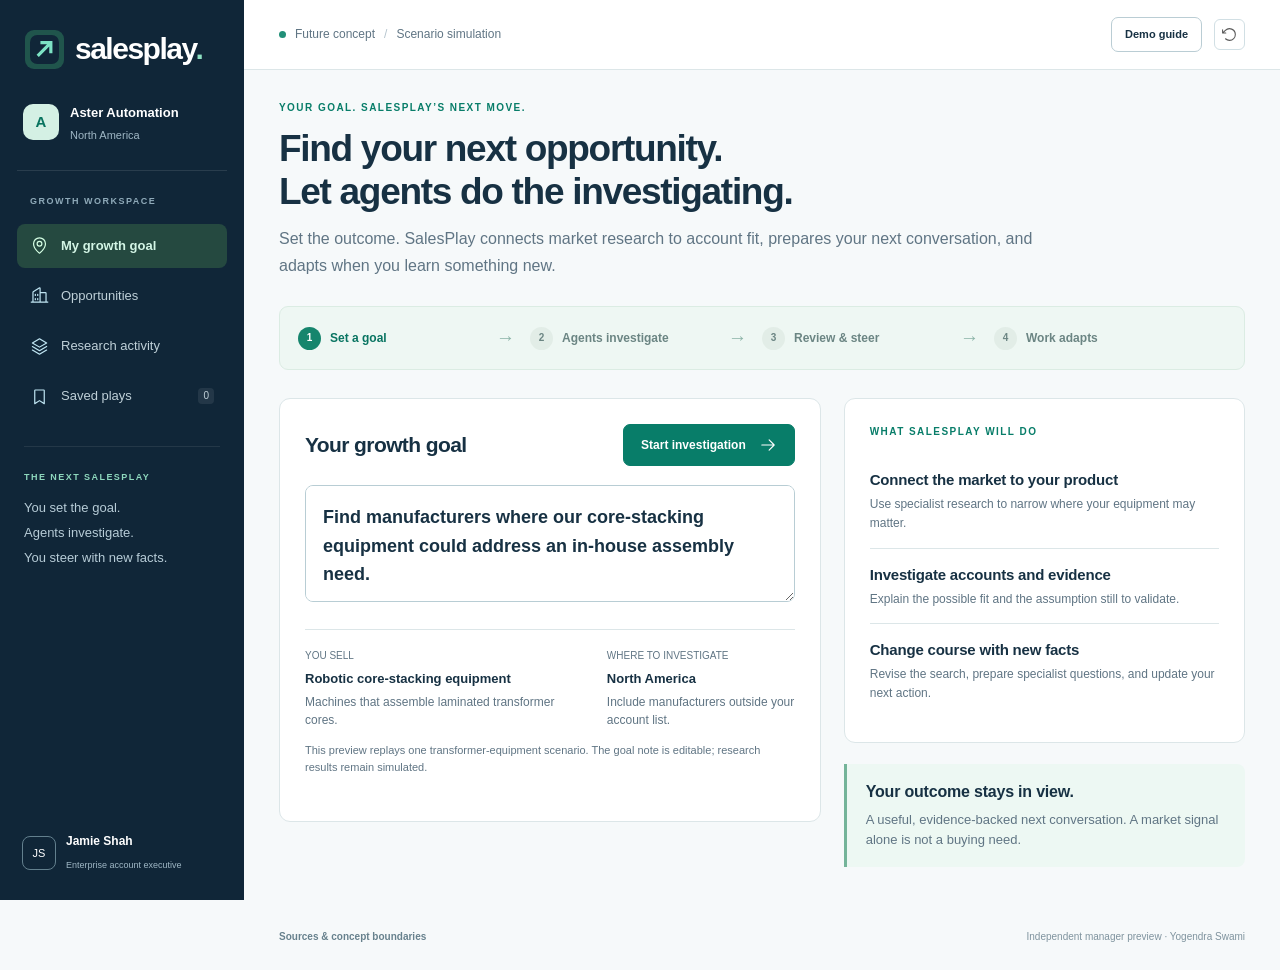
<file: SalesPlay-Agentic-Manager-Demo.html>
<!doctype html><html lang="en"><head><meta charset="utf-8"><meta name="viewport" content="width=device-width,initial-scale=1"><meta name="theme-color" content="#102638"><meta name="description" content="SalesPlay future concept: a seller sets the goal, agents investigate opportunities, and buyer feedback changes the work. Manager scenario preview."><title>SalesPlay · Agentic growth workspace</title><link rel="icon" href="[data-uri]"><style>
:root{--navy:#102638;--ink:#173143;--muted:#607584;--green:#087d69;--mint:#d4f0e4;--pale:#edf8f3;--line:#dce6e8;--amber:#94651b;--amberbg:#fff5e3;--bg:#f6f9fa}*{box-sizing:border-box}body{margin:0;font:15px/1.55 Inter,-apple-system,BlinkMacSystemFont,"Segoe UI",sans-serif;color:var(--ink);background:var(--bg)}button,input,textarea,select{font:inherit}button,a{touch-action:manipulation}button{cursor:pointer}button:disabled{opacity:.45;cursor:not-allowed}a{color:var(--green);text-decoration:none}h1,h2,h3,p{margin:0}h1{font-size:37px;letter-spacing:-1.3px;line-height:1.17;font-weight:750}h2{font-size:23px;line-height:1.3;letter-spacing:-.6px}h3{font-size:17px;line-height:1.4;letter-spacing:-.2px}p{color:var(--muted)}button:focus-visible,a:focus-visible,input:focus-visible,textarea:focus-visible,select:focus-visible,summary:focus-visible{outline:3px solid #34aa8c;outline-offset:4px}main:focus:not(:focus-visible){outline:0}.skip{position:fixed;top:-70px;left:20px;padding:12px;background:white;z-index:100}.skip:focus{top:10px}.sidebar{width:244px;position:fixed;inset:0 auto 0 0;background:var(--navy);color:white;padding:26px 17px;display:flex;flex-direction:column}.brand{display:flex;align-items:center;gap:11px;color:white;font-size:30px;font-weight:750;letter-spacing:-1.5px;padding-left:8px}.brand>img{width:39px;height:39px;background:#20554c;padding:5px;border-radius:9px}.brand>span{color:#8de0c1;margin-left:-12px}.workspace{display:flex;align-items:center;gap:11px;border-bottom:1px solid #ffffff1b;padding:27px 6px 26px;margin-bottom:24px}.workspace strong{font-size:13px}.workspace small{display:block;font-size:11px;color:#9fb7c5;margin-top:4px}.avatar{background:#d4f0e4;color:#08735f;width:48px;height:48px;border-radius:10px;display:grid;place-items:center;font-size:17px;font-weight:750;flex-shrink:0}.avatar.small{width:36px;height:36px;font-size:15px}.nav-label{font-size:9px;letter-spacing:1.5px;color:#8faab9;padding:0 13px;margin-bottom:15px;font-weight:700}.sidebar nav{display:flex;flex-direction:column;gap:6px}.sidebar nav a{display:flex;align-items:center;gap:12px;padding:12px 13px;border-radius:8px;color:#bfd0d8;font-size:13px}.sidebar nav img{width:19px;height:19px;filter:invert(85%) sepia(10%) saturate(550%) hue-rotate(150deg)}.sidebar nav a.active{background:#254940;color:#d3f5e5;font-weight:650}.sidebar nav a.active img{filter:invert(94%) sepia(14%) saturate(390%) hue-rotate(78deg)}#saved-count{margin-left:auto;background:#ffffff15;padding:0 5px;border-radius:4px;font-size:10px}.sidebar-note{border-top:1px solid #ffffff15;margin:28px 7px 10px;padding-top:24px}.sidebar-note .eyebrow{color:#8ed8bd;font-size:9px}.sidebar-note p{font-size:13px;line-height:1.9;color:#b7ccd7}.user{display:flex;align-items:center;gap:10px;margin: auto 5px 0;padding-top:23px}.user-avatar{width:34px;height:34px;border:1px solid #63808e;border-radius:8px;display:grid;place-items:center;font-size:11px}.user strong{font-size:12px;display:block}.user small{font-size:9px;color:#9fb7c5}.shell{margin-left:244px}header{height:70px;padding:0 35px;display:flex;justify-content:space-between;align-items:center;background:white;border-bottom:1px solid var(--line)}.concept-label{font-size:12px;color:var(--muted);display:flex;align-items:center;gap:9px}.concept-label strong{font-weight:500}.dot{width:7px;height:7px;border-radius:50%;background:#218f78}.divider{color:#b4c4cd}.header-actions{display:flex;align-items:center;gap:12px}main{max-width:1450px;margin:auto;padding:30px 35px;min-height:calc(100vh - 125px)}.eyebrow{display:block;letter-spacing:1.45px;font-size:10px;font-weight:750;color:var(--green);margin-bottom:11px}.intro{font-size:16px;max-width:800px;margin-top:12px;line-height:1.7}.page-head{display:flex;align-items:flex-start;justify-content:space-between;gap:24px;margin-bottom:25px}.page-head p{max-width:770px;margin-top:10px;font-size:14px}.badge{display:inline-flex;padding:5px 9px;border-radius:5px;font-size:10px;line-height:1.4;font-weight:650;background:#edf2f4;color:#5f7481;white-space:nowrap}.badge.green{background:#e3f5ec;color:#08715e}.badge.amber{background:var(--amberbg);color:var(--amber)}.surface{background:white;border:1px solid var(--line);border-radius:11px;padding:25px;margin-bottom:21px}.surface p{font-size:14px;margin-top:9px}.surface h2+.mini,.surface h3+.mini{margin-top:8px}.button{display:inline-flex;justify-content:center;align-items:center;gap:13px;background:var(--green);color:white;border:1px solid var(--green);border-radius:7px;padding:11px 17px;font-size:13px;font-weight:650;line-height:1.5;white-space:nowrap}.button:hover{background:#066e5b}.button img{width:18px;height:18px;filter:invert(1)}.button.outline{background:white;color:var(--ink);border-color:#bacdd4}.button.outline:hover{border-color:var(--green);background:#f0faf5}.button.outline img{filter:none}.button.small{padding:8px 13px;font-size:11px}.icon-button{display:grid;place-items:center;width:31px;height:31px;border:1px solid #d1dfe4;border-radius:6px;background:white;padding:6px}.icon-button img{width:17px;height:17px;opacity:.65}.link{background:transparent;border:0;color:var(--green);padding:0;font-size:12px;font-weight:650;display:inline-flex;align-items:center;gap:7px}.link img{height:15px;width:15px}.actions{display:flex;align-items:center;gap:12px;flex-wrap:wrap;margin-top:20px}.journey{display:flex;align-items:center;gap:0;margin:27px 0 28px;padding:16px 18px;background:#eef7f3;border:1px solid #dbece3;border-radius:9px;list-style:none}.journey li{display:flex;align-items:center;gap:9px;flex:1;font-size:12px;font-weight:600;color:#6b8583}.journey li.current{color:#087461}.journey li:not(:last-child):after{content:'→';margin:auto 15px auto auto;color:#8eb5a9;font-size:19px}.step-num{width:23px;height:23px;border-radius:50%;background:#e2ede7;display:grid;place-items:center;font-size:10px;flex-shrink:0}.current .step-num{background:#16856d;color:white}.goal-layout{display:grid;grid-template-columns:minmax(0,1.35fr) minmax(270px,1fr);gap:23px;margin-top:23px;align-items:start}.goal-input{width:100%;border:1px solid #b8cdd4;border-radius:8px;padding:17px;min-height:117px;resize:vertical;font-size:18px;font-weight:550;line-height:1.6;color:var(--ink);margin-top:11px}.field-label{font-size:12px;font-weight:650;display:block;margin-top:18px}.scope{display:grid;grid-template-columns:1.5fr 1fr;gap:20px;margin-top:21px;border-top:1px solid var(--line);padding-top:18px}.scope strong{font-size:13px;display:block}.scope p{font-size:12px;margin-top:4px}.scope small{font-size:10px;color:var(--muted);display:block;margin-bottom:5px}.mini{font-size:11px!important;color:var(--muted);line-height:1.7}.goal-help{margin-top:12px!important;font-size:11px!important}.promise-list{list-style:none;margin:15px 0 0;padding:0}.promise-list li{border-bottom:1px solid var(--line);padding:15px 0}.promise-list li:last-child{border:0}.promise-list h3{font-size:15px}.promise-list p{font-size:12px;margin-top:5px}.note{background:var(--pale);border-left:3px solid #74b499;border-radius:0 8px 8px 0;padding:17px 19px;margin:20px 0}.note h3{font-size:16px}.note p{font-size:13px;margin-top:6px}.note.amber{background:#fff7e8;border-color:#d2a551}.live-layout{display:grid;grid-template-columns:minmax(0,1.7fr) minmax(265px,1fr);gap:23px;align-items:start}.plan-list{list-style:none;padding:0;margin:20px 0 0}.plan-list li{display:grid;grid-template-columns:31px 1fr;gap:13px;padding:17px 0;border-bottom:1px solid var(--line)}.plan-list li:last-child{border:0}.plan-list .step-num{margin-top:1px;width:27px;height:27px}.plan-list .done .step-num{background:#dbf1e5;color:#087461}.plan-list .active .step-num{background:#087d69;color:white;box-shadow:0 0 0 5px #e1f4eb}.plan-list h3{font-size:15px}.plan-list p{font-size:12px;margin-top:5px}.plan-list .pending{opacity:.55}.activity-mini{border-top:1px solid var(--line);padding-top:15px;margin-top:16px}.activity-mini strong{font-size:12px;display:block}.activity-mini p{font-size:11px;line-height:1.65}.source-pills{display:flex;flex-wrap:wrap;gap:6px;margin-top:11px}.source-pill{border:1px solid #d5e4e2;background:#f7fbf9;border-radius:5px;padding:5px 8px;font-size:10px;color:#487265}.run-status{display:flex;align-items:center;gap:10px;margin-bottom:18px;font-size:12px;color:var(--green);font-weight:650}.run-status .dot{box-shadow:0 0 0 4px #e2f5ec}.summary-strip{display:flex;gap:24px;align-items:center;background:#eaf6ef;padding:17px 20px;border-radius:9px;margin:23px 0}.summary-strip strong{font-size:15px}.summary-strip p{font-size:12px;margin-top:3px}.summary-strip .actions{margin:0 0 0 auto}.card-list{display:flex;flex-direction:column;gap:17px}.account-card{background:white;border:1px solid var(--line);border-radius:10px;padding:24px}.account-head{display:flex;align-items:center;gap:13px;margin-bottom:17px}.account-head h2{font-size:20px}.account-head p{font-size:11px;margin-top:3px}.account-head .badge{margin-left:auto}.account-card h3{font-size:20px;margin-bottom:15px}.reason-grid{display:grid;grid-template-columns:1fr 1fr 1fr;gap:19px;margin:17px 0}.reason-grid>div+div{border-left:1px solid var(--line);padding-left:19px}.reason-grid strong{font-size:12px;display:block;margin-bottom:5px}.reason-grid p{font-size:12px;line-height:1.65}.panel-title{font-size:14px;margin-bottom:15px}.changed-box{background:#fff8e9;border:1px solid #eddcb7;border-radius:9px;padding:20px;margin:20px 0}.changed-box h3{font-size:17px}.changed-box p{font-size:12px;margin-top:7px}.changed-box .eyebrow{color:var(--amber);font-size:9px}.back{display:inline-flex;align-items:center;gap:8px;margin-bottom:20px;font-size:12px}.back img{width:15px;height:15px}.detail-actions{display:flex;flex-direction:column;align-items:flex-end;gap:13px;flex-shrink:0}.detail-actions .button{font-size:12px}.evidence-chain{padding:0;list-style:none;margin:19px 0 0}.evidence-chain li{display:grid;grid-template-columns:29px 1fr auto;gap:13px;align-items:start;padding:17px 0;border-bottom:1px solid var(--line)}.evidence-chain li:last-child{border:0}.evidence-chain h3{font-size:15px}.evidence-chain p{font-size:12px;margin-top:5px}.evidence-chain .badge{margin-top:9px;font-size:9px}.evidence-chain .link{font-size:10px;margin-top:3px}.route-label{font-size:10px;letter-spacing:1px;color:var(--green);font-weight:750;margin:0 0 8px}.next-question{font-size:20px!important;line-height:1.4;letter-spacing:-.3px}.small-table{width:100%;border-collapse:collapse;margin:13px 0;font-size:12px}.small-table td,.small-table th{text-align:left;vertical-align:top;border-bottom:1px solid var(--line);padding:12px 8px}.small-table th{font-weight:650;color:var(--ink);background:#f1f7f4}.small-table td{color:var(--muted)}.play-layout{display:grid;grid-template-columns:minmax(0,1.6fr) minmax(260px,1fr);gap:23px;align-items:start}.message{width:100%;min-height:190px;resize:vertical;padding:16px;border:1px solid #bdcfd5;border-radius:7px;color:var(--ink);font-size:14px;line-height:1.75;margin-top:9px}.review{display:flex;gap:10px;align-items:flex-start;margin:16px 0;font-size:12px;color:var(--muted)}.review input{accent-color:var(--green);margin:2px 0 0;width:16px;height:16px;flex-shrink:0}.questions{padding-left:20px;font-size:13px;color:var(--muted);line-height:1.7}.questions li{padding:7px 0}.field{display:block;margin-top:17px}.field>span{display:block;font-size:12px;font-weight:650;margin-bottom:7px}.field input,.field textarea,.field select{width:100%;border:1px solid #bdd0d7;border-radius:6px;padding:11px 13px;color:var(--ink);background:white;font-size:14px}.field textarea{min-height:100px;resize:vertical}.history-entry{display:grid;grid-template-columns:32px 1fr;gap:12px;padding:21px 0;border-bottom:1px solid var(--line)}.history-entry:last-child{border:0}.history-entry h3{font-size:15px}.history-entry p{font-size:13px;margin-top:6px}.history-entry .mini{margin-top:6px}.history-entry .step-num{margin-top:3px}.empty{padding:45px 25px;text-align:center}.empty p{max-width:540px;margin:12px auto;font-size:14px}.saved-entry{border-bottom:1px solid var(--line);padding:22px 0}.saved-entry:last-child{border:0}.saved-entry .message-preview{font-size:14px;color:var(--muted);white-space:pre-wrap;line-height:1.7;margin:12px 0}.comparison{display:grid;grid-template-columns:1fr 1fr;gap:17px}.comparison>div{border-top:2px solid #b3d1c3;padding-top:14px}.comparison h3{font-size:15px}.comparison p{font-size:13px}details{border-top:1px solid var(--line);margin-top:15px;padding-top:13px}summary{cursor:pointer;font-size:12px;color:var(--green);font-weight:600}.excluded-row{display:flex;justify-content:space-between;gap:15px;align-items:center;padding:13px 0;border-bottom:1px solid var(--line)}.excluded-row:last-child{border:0}.excluded-row strong{font-size:13px}.excluded-row p{font-size:11px;margin-top:4px}.empty strong{display:block;font-size:20px}.goal-memory{font-size:12px!important;line-height:1.75}.goal-memory strong{color:var(--ink)}.run-note{padding:13px 16px;border:1px solid #d5e6de;background:#f2faf5;border-radius:7px;font-size:12px;color:#436e60;margin:16px 0}.error{color:#9c4f31;font-size:12px;margin-top:10px}.storage-note{font-size:11px;padding:11px;background:#fff4df;margin-bottom:16px;color:#896020}dialog{border:0;border-radius:12px;padding:0;width:700px;max-width:calc(100% - 28px);max-height:91vh;color:var(--ink);box-shadow:0 20px 100px #10263833}dialog::backdrop{background:#10263866;backdrop-filter:blur(2px)}.dialog-body{padding:29px}.dialog-header{display:flex;justify-content:space-between;gap:20px;align-items:flex-start;margin-bottom:21px}.dialog-header h2{font-size:25px;margin-top:3px}.dialog-body p{font-size:14px;margin:12px 0;line-height:1.75}.meta{font-size:12px;background:#f0f5f6;border-radius:7px;padding:15px;color:var(--muted);margin:15px 0}.detail-label{font-size:12px;font-weight:750;margin:20px 0 4px}.source-row{border:1px solid var(--line);background:white;border-radius:7px;padding:14px;width:100%;text-align:left;margin-top:10px;color:var(--ink)}.source-row strong{display:block;font-size:13px}.source-row small{display:block;font-size:10px;color:var(--muted);margin-top:5px}footer{max-width:1450px;margin:auto;padding:12px 35px 25px;display:flex;justify-content:space-between;gap:15px;font-size:10px;color:#7f939e}footer .link{font-size:10px;color:#67818d}#toast{position:fixed;bottom:22px;left:calc(50% + 95px);transform:translateX(-50%);padding:12px 19px;background:#164636;color:white;border-radius:7px;opacity:0;transition:opacity .15s;font-size:12px;z-index:100;pointer-events:none;max-width:85%}#toast.visible{opacity:1}.question-preview{font-size:16px!important;color:var(--ink);background:#edf7f2;padding:17px;border-radius:8px;line-height:1.7}
@media(min-width:1550px){main{padding-top:38px}.surface,.account-card{padding:29px}.reason-grid p{font-size:13px}.goal-input{font-size:20px}}
@media(max-width:1180px){.sidebar{width:211px;padding-left:12px;padding-right:12px}.shell{margin-left:211px}.brand{font-size:26px;gap:9px}.brand>img{height:34px;width:34px}.brand>span{margin-left:-10px}.workspace strong{font-size:12px}.workspace small{font-size:10px}.sidebar nav a{font-size:12px;gap:10px;padding:11px 10px}.sidebar-note p{font-size:12px}header{padding:0 25px}main{padding:28px 25px}h1{font-size:32px}.goal-layout{grid-template-columns:1.3fr 1fr;gap:18px}.live-layout{grid-template-columns:1.6fr 1fr;gap:18px}.surface,.account-card{padding:22px}.reason-grid{gap:13px}.reason-grid>div+div{padding-left:13px}.play-layout{gap:18px}.next-question{font-size:18px!important}.journey{padding:14px}.journey li{font-size:10px;gap:7px}.journey li:not(:last-child):after{margin-right:9px;margin-left:9px}.goal-input{font-size:17px}.account-card h3{font-size:19px}}
@media(max-width:900px){.live-layout,.play-layout{grid-template-columns:1fr}.goal-layout{grid-template-columns:1fr}.goal-layout>aside{display:grid;grid-template-columns:1fr 1fr;gap:18px}.page-head{gap:15px}.page-head h1{font-size:30px}.reason-grid p{font-size:13px}.sidebar-note{display:none}.concept-label{font-size:11px}.detail-actions .button{font-size:11px}.scope{gap:17px}}
@media(max-width:700px){.sidebar{position:static;width:100%;padding:17px 18px 13px}.brand{font-size:26px}.brand>img{height:32px;width:32px}.workspace,.nav-label,.user{display:none}.sidebar nav{flex-direction:row;flex-wrap:wrap;gap:6px;margin-top:17px}.sidebar nav a{padding:8px 10px;font-size:11px;gap:7px}.sidebar nav img{height:15px;width:15px}#saved-count{font-size:9px}.shell{margin:0}header{height:62px;padding:0 19px;gap:12px}.concept-label{font-size:10px;gap:6px}.concept-label .divider{display:none}.concept-label strong{display:none}.header-actions{gap:8px}.button.small{font-size:10px;padding:8px 10px}main{padding:25px 19px}h1{font-size:29px;letter-spacing:-1px}.intro{font-size:14px}.page-head{display:block}.page-head h1{font-size:28px}.page-head p{font-size:13px}.page-head>.badge{margin-top:12px}.journey{display:grid;grid-template-columns:1fr 1fr;gap:15px;margin:22px 0}.journey li{font-size:10px}.journey li:not(:last-child):after{display:none}.goal-layout{margin-top:20px}.goal-layout>aside{display:block}.surface,.account-card{padding:21px}.goal-input{min-height:140px;font-size:17px}.scope{grid-template-columns:1fr;gap:13px}.scope strong{font-size:13px}.scope p{font-size:12px}.goal-layout .actions .button{width:100%}.summary-strip{display:block;padding:16px}.summary-strip .actions{margin-top:13px}.account-head{flex-wrap:wrap;gap:10px}.account-head h2{font-size:19px}.account-head .badge{margin-left:0}.reason-grid{grid-template-columns:1fr;gap:13px}.reason-grid>div+div{border:0;padding:0}.reason-grid strong{font-size:12px}.reason-grid p{font-size:13px;margin-top:3px}.account-card h3{font-size:20px}.account-card .button{width:100%;font-size:12px}.detail-actions{align-items:flex-start;margin-top:14px;gap:11px}.detail-actions .button{font-size:12px}.evidence-chain li{grid-template-columns:25px 1fr;gap:12px}.evidence-chain .link{grid-column:2}.evidence-chain p{font-size:13px}.evidence-chain h3{font-size:16px}.play-layout,.live-layout{gap:4px}.next-question{font-size:20px!important}.message{min-height:240px}.comparison{grid-template-columns:1fr}.dialog-body{padding:23px}.dialog-header h2{font-size:23px}.small-table{font-size:11px}.small-table td,.small-table th{padding:10px 6px}.excluded-row{align-items:flex-start;flex-direction:column;gap:7px}.goal-memory{font-size:13px!important}.history-entry{gap:9px}.history-entry h3{font-size:14px}footer{padding:10px 19px 24px;flex-direction:column;gap:8px}#toast{left:50%;font-size:11px;width:max-content;text-align:center}.surface h2{font-size:22px}.plan-list{margin-top:14px}}
@media print{header,.sidebar,footer,.actions,.back,.journey{display:none!important}.shell{margin:0}main{padding:0}body{background:white}.surface{border:0;padding:0}}
@media(prefers-reduced-motion:reduce){*{scroll-behavior:auto!important;transition:none!important}}

.goal-card-head{display:flex;justify-content:space-between;align-items:center;gap:15px}.goal-card-head h2{font-size:21px}.goal-card-head .button{font-size:12px}.goal-card-head+.goal-input{margin-top:19px}@media(max-width:700px){.goal-card-head{align-items:flex-start;flex-direction:column;gap:13px}.goal-card-head .button{width:100%}}

</style></head><body>
<a class="skip" href="#main" onclick="event.preventDefault();document.querySelector('#main').focus()">Skip to content</a>
<aside class="sidebar"><a class="brand" href="#goal"><img src="[data-uri]" alt="">salesplay<span>.</span></a><div class="workspace"><div class="avatar small">A</div><div><strong>Aster Automation</strong><small>North America</small></div></div><div class="nav-label">GROWTH WORKSPACE</div><nav aria-label="Main navigation"><a href="#goal" data-nav="goal"><img src="[data-uri]" alt="">My growth goal</a><a href="#opportunities" data-nav="opportunities"><img src="[data-uri]" alt="">Opportunities</a><a href="#activity" data-nav="activity"><img src="[data-uri]" alt="">Research activity</a><a href="#saved" data-nav="saved"><img src="[data-uri]" alt="">Saved plays<span id="saved-count">0</span></a></nav><div class="sidebar-note"><span class="eyebrow">THE NEXT SALESPLAY</span><p>You set the goal.<br>Agents investigate.<br>You steer with new facts.</p></div><div class="user"><div class="user-avatar">JS</div><div><strong>Jamie Shah</strong><small>Enterprise account executive</small></div></div></aside>
<div class="shell"><header><span class="concept-label"><span class="dot"></span>Future concept <span class="divider">/</span> <strong>Scenario simulation</strong></span><div class="header-actions"><button class="button outline small" onclick="showGuide()">Demo guide</button><button class="icon-button" aria-label="Reset this scenario" title="Reset this scenario" onclick="resetPrompt()"><img src="[data-uri]" alt=""></button></div></header><main id="main" tabindex="-1"></main><footer><button class="link" onclick="about()">Sources & concept boundaries</button><span>Independent manager preview · Yogendra Swami</span></footer></div>
<dialog id="dialog" aria-label="Details"><div id="dialog-content"></div></dialog><div id="toast" role="status" aria-live="polite"></div><script>
window.AgenticScenario={
 id:'core-stacking-na',date:'19 October 2026',seller:'Jamie Shah',company:'Aster Automation',product:'Robotic core-stacking equipment',plainProduct:'Machines that assemble laminated transformer cores.',territory:'North America',
 defaultGoal:'Find manufacturers where our core-stacking equipment could address an in-house assembly need.',
 sources:{
  doe:{id:'doe',type:'Public source',title:'Grid demand and equipment supply',publisher:'U.S. Department of Energy',date:'10 August 2026',supports:'DOE describes rising electricity demand and supply constraints affecting transformers and other grid equipment.',limit:'Industry context only. It does not establish demand, production constraints, or a buying project at any account in this scenario.',url:'https://www.energy.gov/oe/articles/strengthening-americas-grid-supply-chain'},
  lae:{id:'lae',type:'Public source',title:'Robotic core-stacking equipment',publisher:'LAE',date:'Reviewed 19 October 2026',supports:'Robotic equipment is an established category for stacking laminated transformer cores.',limit:'This establishes a product category. Aster is fictional; its performance, compatibility, and economic benefit have not been established.',url:'https://www.lae-srl.com/en/robot-stacker/'},
  segment:{id:'segment',type:'Simulated research',title:'From utility replacement demand to core production',publisher:'Specialist segment map - scenario fixture',date:'Scenario record · 19 October 2026',supports:'The sample map connects utility replacement demand to relevant transformer applications and laminated-core assembly. It makes in-house assembly a condition of equipment fit.',limit:'This is authored demonstration content, not an entitled MarketsandMarkets finding. The research advantage remains a hypothesis.'},
  ridgeway:{id:'ridgeway',type:'Fictional account record',title:'Ridgeway: starting process profile',publisher:'Sample account profile',date:'Starting record · 15 October 2026',supports:'The starting profile lists laminated transformer products and suggests that cores may be assembled in-house. Ridgeway is outside Jamie’s existing account list.',limit:'The process claim is provisional. A current buyer response takes priority. No need, budget, or equipment project is confirmed.'},
  harbor:{id:'harbor',type:'Fictional account record',title:'HarborGrid: account-owner note',publisher:'Sample CRM note',date:'Starting record · 16 October 2026',supports:'A known account is reviewing expansion. The note mentions laminated-core products but does not describe the proposed production scope.',limit:'The account owner must establish whether the review covers core assembly. Timing and budget are unknown.'},
  summit:{id:'summit',type:'Fictional account record',title:'Summit: wound-core process',publisher:'Sample account profile',date:'Scenario record · 15 October 2026',supports:'Summit uses a wound-core process. That falls outside the laminated-core stacking equipment in this goal.',limit:'An exclusion for this product search, not a statement about the company’s broader commercial potential.'},
  evergreen:{id:'evergreen',type:'Fictional account record',title:'Evergreen: explicit assembly evidence',publisher:'Sample operations profile',date:'Scenario record · 18 October 2026',supports:'The sample profile explicitly describes in-house assembly of laminated transformer cores at Evergreen Transformer Works in North America. This account is outside Jamie’s existing account list.',limit:'A stronger process match, not proof of a production constraint or buying intent. Product-segment relevance still needs the analyst check shown in the scenario.'},
  analyst:{id:'analyst',type:'Simulated analyst finding',title:'Evergreen: segment relevance checked',publisher:'Sample analyst response',date:'Applied during this scenario',supports:'The fictional product portfolio includes laminated-core utility transformers, which keeps Evergreen within this scenario’s segment map.',limit:'This does not establish qualification for a utility contract, a capacity constraint, equipment compatibility, budget, or timing. A buyer conversation is still required.'},
  monitoring:{id:'monitoring',type:'Simulated monitoring event',title:'HarborGrid: expansion review postponed',publisher:'Sample account update',date:'Played during this scenario',supports:'The sample account update says the expansion review has been postponed. SalesPlay should change the timing recommendation and avoid using the earlier opening unchanged.',limit:'This is a manually played scenario event. There is no live monitoring service, scheduled job, or verified restart date.'}
 },
 accounts:{
  ridgeway:{id:'ridgeway',name:'Ridgeway Transformers',initials:'RT',relationship:'New account',process:'Laminated transformer cores',why:'A provisional process profile suggests a possible equipment fit.',role:'Plant operations team',sourceIds:['doe','segment','ridgeway','lae']},
  harbor:{id:'harbor',name:'HarborGrid Manufacturing',initials:'HG',relationship:'Existing account',process:'Transformer manufacturing',why:'An expansion review is a reason to reconnect with a known account.',role:'Manufacturing director',sourceIds:['harbor','segment','lae']},
  summit:{id:'summit',name:'Summit Wound Cores',initials:'SW',relationship:'Outside product fit',process:'Wound cores',why:'The account uses a different manufacturing process.',role:'',sourceIds:['summit']},
  evergreen:{id:'evergreen',name:'Evergreen Transformer Works',initials:'EW',relationship:'New account',process:'In-house laminated-core assembly',why:'The revised investigation found explicit in-house process evidence.',role:'Plant operations team',sourceIds:['doe','segment','evergreen','lae']}
 },
 plans:{
  initial:[
   {id:'context',label:'Establish the market reason',action:'Reviewed the DOE industry context and the equipment category.',result:'Transformer demand provides a reason to investigate. It does not establish an account’s buying need.',sources:['doe','lae']},
   {id:'segment',label:'Narrow the search with specialist research',action:'Applied the simulated segment-to-process map.',result:'Search for relevant laminated-core manufacturers; wound-core production does not fit this equipment.',sources:['segment']},
   {id:'accounts',label:'Investigate accounts beyond the CRM',action:'Compared Ridgeway, HarborGrid, and Summit sample records.',result:'Ridgeway is a new account. HarborGrid is known. Summit uses the wrong core process.',sources:['ridgeway','harbor','summit']},
   {id:'fit',label:'Separate possible fit from confirmed need',action:'Checked the process evidence and flagged the weakest assumption.',result:'Ridgeway’s in-house assembly claim is provisional. Buyer confirmation is the next step.',sources:['ridgeway','segment']},
   {id:'recommend',label:'Prepare a decision for the seller',action:'Prepared an account recommendation and a first validation question.',result:'Review Ridgeway with the plant team; keep HarborGrid for expansion-scope discovery. No outreach has been sent.',sources:['ridgeway','harbor']}
  ],
  adaptive:[
   {id:'correct',label:'Apply the buyer correction',action:'Treated the sample buyer response as the current process fact.',result:'Ridgeway outsources core assembly. Exclude it for this product and mark the previous play for review.',sources:['buyer-ridgeway']},
   {id:'replan',label:'Change the investigation criteria',action:'Required explicit, recent evidence of in-house core assembly for the next recommendation.',result:'The buyer fact applies to Ridgeway. The new evidence requirement applies to this product search.',sources:['buyer-ridgeway','segment']},
   {id:'investigate',label:'Investigate another manufacturer',action:'Read the Evergreen operations-profile fixture.',result:'A newly investigated account explicitly describes in-house laminated-core assembly.',sources:['evergreen']},
   {id:'gap',label:'Route the remaining research gap',action:'Identified a segment question for specialist analyst review.',result:'An analyst should check product-segment relevance. The buyer must still confirm the production need.',sources:['evergreen','segment']},
   {id:'recommend',label:'Prepare the next opportunity',action:'Prepared Evergreen with evidence, an analyst question, and the next buyer question.',result:'Review the prepared analyst handoff, then validate the need with plant operations.',sources:['evergreen','segment']}
  ]
 }
};

</script><script>
(function(root,factory){const api=factory();if(typeof module==='object'&&module.exports)module.exports=api;else root.AgenticEngine=api;})(typeof window==='undefined'?globalThis:window,function(){
 const clone=x=>JSON.parse(JSON.stringify(x));
 const initial=goal=>({schema:1,goal:goal||'',goalRevision:1,searchRevision:0,round:0,runCount:0,run:null,events:[],feedback:{},buyerEvidence:{},versions:{ridgeway:1,harbor:1,evergreen:1},drafts:{},saved:[],analyst:{prepared:false,applied:false},monitoringApplied:false});
 const stamp=()=>new Date().toISOString();
 function log(s,entry){s.events.push({...entry,at:stamp(),id:'event-'+(s.events.length+1)});}
 function version(s,id){return [s.goalRevision,s.searchRevision,s.versions[id]||1].join('.');}
 function excluded(s,id){return id==='summit'||s.feedback[id]?.process==='outsourced';}
 function status(s,id){
  if(excluded(s,id))return {label:'Outside product fit',tone:'amber',action:'Stop this equipment approach',question:'Which account meets the process conditions instead?',route:'research'};
  
  if(id==='harbor'&&s.monitoringApplied)return {label:'Timing changed',tone:'amber',action:'Agree when to reconnect',question:'When will the expansion review restart, and who owns the decision?',route:'buyer'};
  if(id==='evergreen'&&!s.analyst.applied)return {label:'Analyst check needed',tone:'amber',action:'Check product-segment relevance',question:'Does Evergreen’s sample product mix sit within the target segment?',route:'analyst'};
  if(s.feedback[id]?.need==='confirmed')return {label:'Need confirmed in sample',tone:'green',action:'Prepare a technical assessment',question:'Which core designs and installation constraints should an application engineer assess?',route:'technical'};
  if(id==='harbor')return {label:'Scope needs checking',tone:'neutral',action:'Clarify the expansion scope',question:'Does the expansion review include laminated-core assembly?',route:'buyer'};
  return {label:'Worth a first conversation',tone:'green',action:'Validate the production need',question:'Do you assemble laminated cores in-house, and is that slowing production?',route:'buyer'};
 }
 function candidates(s){if(!s.round)return[];const ids=s.round>=2?['evergreen','harbor']:['ridgeway','harbor'];return ids.filter(id=>!excluded(s,id));}
 function exclusions(s){return ['summit',...['ridgeway','evergreen','harbor'].filter(id=>excluded(s,id))];}
 function start(s,scenario){s=clone(s);if(s.goal.trim().length<12||s.goal.length>240)throw Error('Describe the goal in 12 to 240 characters.');if(s.run?.status==='running')return s;const adaptive=excluded(s,'ridgeway');s.searchRevision++;s.runCount=Math.max(s.runCount||0,s.run?.id||0)+1;s.run={id:s.runCount,mode:adaptive?'adaptive':'initial',status:'running',step:0,startedAt:stamp()};log(s,{kind:'run',title:adaptive?'Re-investigation started':'Investigation started',detail:adaptive?'The goal stays the same; the evidence requirement changes.':'The goal defines the research scope.',sources:[]});return s;}
 function advance(s,scenario){s=clone(s);if(s.run?.status!=='running')return s;const steps=scenario.plans[s.run.mode],step=steps[s.run.step];if(!step)return s;log(s,{kind:'step',run:s.run.id,title:step.action,detail:step.result,sources:step.sources.map(id=>id==='buyer-ridgeway'?(s.feedback.ridgeway?.sourceId||id):id)});s.run.step++;if(s.run.step===steps.length){s.run.status='complete';s.run.completedAt=stamp();s.round=s.run.mode==='adaptive'?2:1;}return s;}
 function pause(s){s=clone(s);if(s.run?.status==='running')s.run.status='paused';return s;}
 function resume(s){s=clone(s);if(s.run?.status==='paused')s.run.status='running';return s;}
 function changeGoal(s,text){s=clone(s);if(text.trim()!==s.goal){s.goal=text.trim();s.goalRevision++;s.round=0;s.run=null;s.drafts={};}return s;}
 function feedback(s,id,process,need,quote){if(!['ridgeway','harbor','evergreen'].includes(id)||!['inhouse','outsourced','unknown'].includes(process)||!['unknown','confirmed'].includes(need))throw Error('Choose a valid account and process update.');if(process!=='inhouse')need='unknown';s=clone(s);s.versions[id]++;const sourceId='buyer-'+id+'-v'+s.versions[id];s.feedback[id]={accountId:id,sourceId,process,need,quote:String(quote||'').slice(0,700),at:stamp()};s.buyerEvidence=s.buyerEvidence||{};s.buyerEvidence[sourceId]=clone(s.feedback[id]);if(s.drafts[id])s.drafts[id].reviewed=false;log(s,{kind:'buyer',account:id,title:'buyer update recorded',detail:process==='outsourced'?'Core assembly is outsourced. The earlier play must not be reused.':need==='confirmed'?'The sample buyer confirmed in-house assembly and a capacity need. Technical fit is still open.':'Process information updated; production need remains unconfirmed.',sources:[sourceId]});return s;}
 function prepareAnalyst(s){s=clone(s);if(s.round<2||excluded(s,'evergreen'))return s;s.analyst.prepared=true;log(s,{kind:'handoff',title:'Analyst question prepared locally',detail:'Check Evergreen’s product-segment relevance against the sample portfolio. No request has been sent.',sources:['evergreen','segment']});return s;}
 function applyAnalyst(s){s=clone(s);if(!s.analyst.prepared||s.analyst.applied)return s;s.analyst.applied=true;s.versions.evergreen++;if(s.drafts.evergreen)s.drafts.evergreen.reviewed=false;log(s,{kind:'analyst',title:'Sample analyst finding applied',detail:'Evergreen remains within the segment map. Buyer need, technical compatibility, and budget remain unconfirmed.',sources:['analyst','evergreen']});return s;}
 function monitor(s){s=clone(s);if(!s.round||s.monitoringApplied)return s;s.monitoringApplied=true;s.versions.harbor++;if(s.drafts.harbor)s.drafts.harbor.reviewed=false;log(s,{kind:'monitor',title:'Sample monitoring update applied',detail:'HarborGrid’s expansion review is postponed. Agree a new timing question before using the earlier play.',sources:['monitoring']});return s;}
 function message(s,id,accounts){const a=accounts[id];if(excluded(s,id))return '';if(s.feedback[id]?.need==='confirmed')return `Thanks for explaining the core-assembly need at ${a.name}. Could we bring your plant team and an application engineer together to review the core designs, current process, and installation requirements before discussing an investment?`;if(id==='harbor'&&s.monitoringApplied)return `Thanks for the update on the expansion review at ${a.name}. When do you expect the scope and timing to become clearer, and who should we reconnect with then?`;return `We help transformer manufacturers automate laminated-core assembly. I wanted to understand how ${a.name} assembles cores today. Is that work done in-house, and is it an area where you need more capacity? If relevant, would a short process discussion with your plant team be useful?`;}
 function draft(s,id,accounts){s=clone(s);if(!s.drafts[id]||s.drafts[id].version!==version(s,id)){s.drafts[id]={text:message(s,id,accounts),version:version(s,id),reviewed:false};}return s;}
 function edit(s,id,text){s=clone(s);if(!s.drafts[id])return s;s.drafts[id].text=String(text).slice(0,3000);s.drafts[id].reviewed=false;return s;}
 function review(s,id,value){s=clone(s);if(s.drafts[id])s.drafts[id].reviewed=!!value&&s.drafts[id].version===version(s,id)&&!excluded(s,id)&&!!s.drafts[id].text.trim()&&(id!=='evergreen'||s.analyst.applied);return s;}
 function ready(s,id,d){d=d||s.drafts[id];return !!d?.reviewed&&d.version===version(s,id)&&!excluded(s,id)&&(id!=='evergreen'||s.analyst.applied);}
 function save(s,id){s=clone(s);if(!ready(s,id))return s;s.saved=s.saved.filter(p=>p.id!==id);s.saved.unshift({id,...s.drafts[id],savedAt:stamp()});return s;}
 return {initial,version,excluded,status,candidates,exclusions,start,advance,pause,resume,changeGoal,feedback,prepareAnalyst,applyAnalyst,monitor,message,draft,edit,review,ready,save};
});

</script><script>
const EMBEDDED_ASSETS={"caret-down": "[data-uri]", "chat-circle": "[data-uri]", "file-text": "[data-uri]", "x": "[data-uri]", "buildings": "[data-uri]", "arrow-right": "[data-uri]", "check": "[data-uri]", "info": "[data-uri]", "bookmark-simple": "[data-uri]", "brand": "[data-uri]", "arrow-counter-clockwise": "[data-uri]", "arrow-up-right": "[data-uri]", "stack": "[data-uri]", "map-pin": "[data-uri]", "arrow-left": "[data-uri]"};
const D=AgenticScenario,E=AgenticEngine,$=q=>document.querySelector(q);
const esc=v=>String(v??'').replace(/[&<>"']/g,c=>({'&':'&amp;','<':'&lt;','>':'&gt;','"':'&quot;',"'":'&#39;'}[c]));
const icon=n=>`<img src="${EMBEDDED_ASSETS[n]}" alt="">`;
const badge=(text,tone='')=>`<span class="badge ${tone}">${esc(text)}</span>`;
const KEY='salesplay-agentic-manager-v1';let state=E.initial(D.defaultGoal),timer=null,storageFailed=false;
try{const v=JSON.parse(localStorage.getItem(KEY)||'null');if(v?.schema===1&&Array.isArray(v.events)&&Array.isArray(v.saved)&&v.versions&&v.feedback&&v.analyst){state={...state,...v};if(state.run?.status==='running'){state=E.pause(state);}}}catch{}
let goalNote=state.goal;
function cacheGoalNote(value){goalNote=value;}
function persist(){try{localStorage.setItem(KEY,JSON.stringify(state));}catch{storageFailed=true;}}
function set(next){state=next;persist();render();}
function go(route){if(location.hash.slice(1)===route){render();window.scrollTo(0,0);}else location.hash=route;}
function toast(s){$('#toast').textContent=s;$('#toast').classList.add('visible');clearTimeout(window.toastTimer);window.toastTimer=setTimeout(()=>$('#toast').classList.remove('visible'),2500);}
function closeDialog(){$('#dialog').close();}
function dialog(label,title,body){if($('#dialog').open)closeDialog();$('#dialog-content').innerHTML=`<div class="dialog-body"><div class="dialog-header"><div><span class="eyebrow">${esc(label)}</span><h2>${esc(title)}</h2></div><button class="icon-button" aria-label="Close details" onclick="closeDialog()">${icon('x')}</button></div>${body}</div>`;$('#dialog').showModal();}
function journey(current){return `<ol class="journey" aria-label="Agentic journey">${['Set a goal','Agents investigate','Review & steer','Work adapts'].map((t,i)=>`<li class="${i===current?'current':''}" ${i===current?'aria-current="step"':''}><span class="step-num">${i+1}</span>${t}</li>`).join('')}</ol>`;}
function render(){const parts=(location.hash.slice(1)||'goal').split('/');let route=parts[0],id=parts[1];if(['opportunity','play'].includes(route)&&!['ridgeway','harbor','evergreen'].includes(id))route='opportunities';const nav=route==='investigation'?'activity':['opportunity','play'].includes(route)?'opportunities':route;document.querySelectorAll('[data-nav]').forEach(a=>{a.classList.toggle('active',a.dataset.nav===nav);if(a.dataset.nav===nav)a.setAttribute('aria-current','page');else a.removeAttribute('aria-current');});$('#saved-count').textContent=state.saved.length;const body=route==='investigation'?investigation():route==='opportunities'?opportunities():route==='opportunity'?opportunity(id):route==='play'?play(id):route==='activity'?activity():route==='saved'?saved():goal();$('#main').innerHTML=(storageFailed?'<div class="storage-note">Browser storage is unavailable. This scenario still works for this session.</div>':'')+body;}
function goal(){return `<span class="eyebrow">YOUR GOAL. SALESPLAY’S NEXT MOVE.</span><h1>Find your next opportunity.<br>Let agents do the investigating.</h1><p class="intro">Set the outcome. SalesPlay connects market research to account fit, prepares your next conversation, and adapts when you learn something new.</p>${journey(0)}<div class="goal-layout"><section class="surface"><div class="goal-card-head"><h2><label for="goal-text">Your growth goal</label></h2><button class="button" onclick="beginGoal()">${state.round?'Investigate again':'Start investigation'}${icon('arrow-right')}</button></div><textarea class="goal-input" maxlength="240" id="goal-text" oninput="cacheGoalNote(this.value)">${esc(goalNote)}</textarea><div class="scope"><div><small>YOU SELL</small><strong>${D.product}</strong><p>${D.plainProduct}</p></div><div><small>WHERE TO INVESTIGATE</small><strong>${D.territory}</strong><p>Include manufacturers outside your account list.</p></div></div><p class="goal-help">This preview replays one transformer-equipment scenario. The goal note is editable; research results remain simulated.</p><div id="goal-error" class="error" role="status"></div><div class="actions">${state.round?'<button class="link" onclick="go(\'opportunities\')">View current opportunities</button>':''}${state.run?.status==='paused'?'<button class="link" onclick="resumeRun()">Resume paused investigation</button>':''}</div></section><aside><section class="surface"><span class="eyebrow">WHAT SALESPLAY WILL DO</span><ul class="promise-list"><li><h3>Connect the market to your product</h3><p>Use specialist research to narrow where your equipment may matter.</p></li><li><h3>Investigate accounts and evidence</h3><p>Explain the possible fit and the assumption still to validate.</p></li><li><h3>Change course with new facts</h3><p>Revise the search, prepare specialist questions, and update your next action.</p></li></ul></section><div class="note"><h3>Your outcome stays in view.</h3><p>A useful, evidence-backed next conversation. A market signal alone is not a buying need.</p></div></aside></div>`;}
function beginGoal(){const text=$('#goal-text').value.trim();try{let next=E.changeGoal(state,text);next=E.start(next,D);set(next);go('investigation');startTimer();}catch(e){$('#goal-error').textContent=e.message;}}
function startTimer(){clearInterval(timer);timer=setInterval(()=>{if(state.run?.status!=='running'){clearInterval(timer);return;}state=E.advance(state,D);persist();const route=(location.hash.slice(1)||'goal').split('/')[0];if(['investigation','activity'].includes(route))render();if(state.run.status==='complete'){clearInterval(timer);if(route==='investigation')go('opportunities');else toast('Investigation complete. Review the opportunities when ready.');}},1500);}
function pauseRun(){clearInterval(timer);set(E.pause(state));}
function resumeRun(){set(E.resume(state));go('investigation');startTimer();}
function sourceTitle(id){return id.startsWith('buyer-')?'Sample buyer response':D.sources[id]?.title||id;}
function sourcePills(ids){return `<div class="source-pills">${[...new Set(ids)].map(id=>`<button class="source-pill" onclick="openSource('${id}')">${esc(sourceTitle(id))}</button>`).join('')}</div>`;}
function latestActivity(limit=3){const events=state.events.filter(e=>e.kind!=='run').slice(-limit).reverse();return events.length?events.map(e=>`<div class="activity-mini"><strong>${esc(e.account?D.accounts[e.account].name+': '+e.title:e.title)}</strong><p>${esc(e.detail)}</p>${sourcePills(e.sources)}</div>`).join(''):'<p class="mini">The activity log fills as the simulated investigation runs.</p>';}
function memory(){return `<p class="goal-memory"><strong>Goal:</strong> ${esc(state.goal)}</p><p class="goal-memory"><strong>Product condition:</strong> laminated cores assembled in-house.</p>${E.excluded(state,'ridgeway')?`<p class="goal-memory"><strong>Buyer-corrected fact:</strong> Ridgeway outsources assembly.</p><p class="goal-memory"><strong>Revised search:</strong> require explicit, recent in-house assembly evidence for the next recommendation.</p>`:'<p class="goal-memory"><strong>Validation condition:</strong> process fit is provisional until checked with the buyer.</p>'}`;}
function investigation(){if(!state.run)return empty('Give SalesPlay a goal first.','The investigation starts from your product, territory, and intended outcome.','Set a growth goal','goal');const run=state.run,steps=D.plans[run.mode];return `<div class="page-head"><div><span class="eyebrow">INVESTIGATION ${run.id} · SIMULATED ACTIONS</span><h1>${run.mode==='adaptive'?'New facts. A different investigation.':'SalesPlay is investigating your goal.'}</h1><p>${run.mode==='adaptive'?'The goal is unchanged. The next account must meet a stronger process-evidence requirement.':'Follow the work: market context, specialist research, account evidence, and a decision you can inspect.'}</p></div>${badge(run.status==='paused'?'Paused for review':run.status==='complete'?'Investigation complete':'Working through the plan',run.status==='paused'?'amber':'green')}</div>${journey(run.mode==='adaptive'?3:1)}<div class="live-layout"><section class="surface"><div class="run-status"><span class="dot"></span>${run.step} of ${steps.length} steps complete<span style="margin-left:auto">${run.status==='running'?'<button class="button outline small" onclick="pauseRun()">Pause investigation</button>':run.status==='paused'?'<button class="button small" onclick="resumeRun()">Resume investigation</button>':'<button class="button small" onclick="go(\'opportunities\')">Review opportunities</button>'}</span></div><h2>Plan for this goal</h2><ol class="plan-list">${steps.map((step,i)=>`<li class="${i<run.step?'done':i===run.step?'active':'pending'}"><span class="step-num">${i<run.step?'✓':i+1}</span><div><h3>${step.label}</h3><p>${i<run.step?esc(step.result):i===run.step?(run.status==='running'?'Reviewing the next scenario records…':'Ready when you resume this step.'):'Waiting for the preceding step.'}</p>${i<run.step?sourcePills(step.sources):''}</div></li>`).join('')}</ol><p class="mini" style="margin-top:15px">These are observable scenario actions and outputs. No live research or external request is running.</p></section><aside><section class="surface"><span class="eyebrow">KEPT WITH THIS GOAL</span><h3>Context the next step uses</h3>${memory()}</section><section class="surface"><h3>Latest research activity</h3>${latestActivity(2)}</section></aside></div>`;}
function empty(title,body,label,route){return `<section class="surface empty"><strong>${title}</strong><p>${body}</p><div class="actions" style="justify-content:center"><button class="button" onclick="go('${route}')">${label}${icon('arrow-right')}</button></div></section>`;}
function card(id){const a=D.accounts[id],st=E.status(state,id);const evergreen=id==='evergreen';return `<article class="account-card" data-account="${id}"><div class="account-head"><div class="avatar">${a.initials}</div><div><h2>${a.name}</h2><p>${a.process}</p></div>${badge(a.relationship,a.relationship==='New account'?'green':'')}</div><h3>${id==='harbor'&&state.monitoringApplied?'A timing change calls for a different follow-up.':evergreen?'A stronger process match, found by the revised search.':id==='ridgeway'?'A new account worth validating with plant operations.':state.round>=2?'Held for process evidence from the account owner.':'An expansion review to clarify with the account owner.'}</h3><div class="reason-grid"><div><strong>Why this account</strong><p>${evergreen?'The sample operations profile explicitly describes in-house laminated-core assembly.':id==='ridgeway'?'Industry context plus a provisional process profile suggests a possible fit.':state.monitoringApplied?'A sample update says the expansion review has been postponed.':'An existing account note mentions expansion; production scope is still open.'}</p></div><div><strong>What remains open</strong><p>${st.route==='analyst'?'Product-segment relevance, then buyer need and timing.':st.route==='technical'?'Equipment compatibility, installation constraints, costs, and budget.':id==='harbor'?'Explicit in-house process evidence, scope, and timing.':'An actual production constraint, ownership, and timing.'}</p></div><div><strong>Next action</strong><p>${st.action}.</p>${badge(st.label,st.tone)}</div></div><div class="actions"><button class="button ${id==='harbor'?'outline':''}" onclick="go('opportunity/${id}')">${evergreen?'Review the new opportunity':id==='ridgeway'?'Review Ridgeway’s opportunity':'Review HarborGrid'}${icon('arrow-right')}</button></div></article>`;}
function opportunities(){if(state.run&&['running','paused'].includes(state.run.status))return `${empty('The investigation is still open.','Resume the scenario or inspect the current plan before reviewing its results.','View investigation','investigation')}`;if(!state.round)return empty('Your next opportunity starts with a goal.','SalesPlay needs a product and market context before it can prepare an account decision.','Set a growth goal','goal');const ids=E.candidates(state);const primary=ids.filter(id=>id!=='harbor');return `<div class="page-head"><div><span class="eyebrow">GOAL-DRIVEN OPPORTUNITIES · INVESTIGATION ${state.run?.id||1}</span><h1>${state.round>=2?'The goal stays. The opportunity changes.':'A reason to act, with the evidence behind it.'}</h1><p>${state.round>=2?'SalesPlay used the buyer correction to change its search and investigate a different manufacturer.':'SalesPlay connected the market, product, and account records. You can see where the reasoning still needs a buyer conversation.'}</p></div>${badge('Scenario results','green')}</div>${journey(state.round>=2?3:2)}${state.round>=2?`<div class="changed-box"><span class="eyebrow">WHAT CHANGED AFTER BUYER FEEDBACK</span><h3>Ridgeway is out. Explicit in-house assembly evidence is now required.</h3><p>The correction is recorded for Ridgeway. The investigation criteria are updated for this product goal. The old saved play needs review.</p><div class="actions"><button class="link" onclick="changeSummary()">Inspect what changed${icon('arrow-right')}</button></div></div>`:''}<div class="live-layout"><div><div class="card-list">${primary.length?primary.map(card).join(''):empty('No new account meets the current evidence conditions.','The scenario has no further supported replacement. Keep the conditions and resolve research coverage before making another recommendation.','Inspect research activity','activity')}${ids.includes('harbor')?(state.round>=2?'<h3 class="panel-title" style="margin:8px 0 -5px">Needs more process evidence</h3>':'')+card('harbor'):''}</div><section class="surface" style="margin-top:20px"><h3>Outside this product search</h3>${E.exclusions(state).map(id=>`<div class="excluded-row"><div><strong>${D.accounts[id].name}</strong><p>${id==='summit'?'Wound-core production does not fit this stacking equipment.':'Sample buyer feedback says core assembly is outsourced.'}</p></div><button class="link" onclick="${id==='summit'?"openSource('summit')":`go('opportunity/${id}')`}">View reason</button></div>`).join('')}</section></div><aside><section class="surface"><span class="eyebrow">THE GOAL CONTINUES</span><h3>Context retained for the next move</h3>${memory()}<div class="actions"><button class="link" onclick="go('activity')">View the research activity${icon('arrow-right')}</button></div></section><section class="surface"><h3>What specialist research adds</h3><p>Move from “transformer demand is growing” to the product segments and manufacturing processes your equipment can serve.</p><div class="actions"><button class="link" onclick="researchConnection()">Inspect the research connection${icon('arrow-right')}</button></div><p class="mini">Illustrative contribution. The specialist findings are simulated.</p></section></aside></div>`;}
function chainItem(num,title,body,type,source){return `<li><span class="step-num">${num}</span><div><h3>${title}</h3><p>${body}</p>${badge(type)}</div><button class="link" onclick="openSource('${source}')">View evidence${icon('arrow-up-right')}</button></li>`;}
function opportunity(id){if(!state.round)return empty('Run the investigation first.','This account decision belongs to the scenario results.','Set the goal','goal');if(id==='evergreen'&&state.round<2)return empty('This account has not been investigated yet.','The revised investigation follows a buyer correction to the initial recommendation.','View current opportunities','opportunities');const a=D.accounts[id],st=E.status(state,id),out=E.excluded(state,id);return `<a href="#opportunities" class="back">${icon('arrow-left')}All opportunities</a><div class="page-head"><div><span class="eyebrow">${a.relationship.toUpperCase()} · ${a.name.toUpperCase()}</span><h1>${out?'The new buyer fact changes the fit.':id==='evergreen'?'A new account. A more explicit process match.':'Why is this account worth investigating?'}</h1><p>${out?'The current buyer response takes priority over the starting profile.':esc(a.why)}</p></div><div class="detail-actions">${badge(st.label,st.tone)}${!out?`<button class="button" onclick="${st.route==='analyst'?"analystHandoff()":`openPlay('${id}')`}">${st.route==='analyst'?'Review analyst question':st.route==='technical'?'Prepare technical review':id==='harbor'&&state.monitoringApplied?'Prepare follow-up':'Prepare conversation'}${icon('arrow-right')}</button>`:''}</div></div>${out?`<section class="surface"><div class="note amber" style="margin-top:0"><span class="eyebrow">SAMPLE BUYER FEEDBACK</span><h2>“We outsource core assembly.”</h2><p>This account does not perform the work the equipment supports. The previous play is out of date.</p></div><div class="actions"><button class="button" onclick="go('opportunities')">Review the revised opportunities${icon('arrow-right')}</button><button class="link" onclick="changeSummary()">See how the investigation changed</button></div></section>`:`<div class="live-layout"><section class="surface"><h2>How SalesPlay reached this decision</h2><ol class="evidence-chain">${chainItem(1,'The market creates a reason to investigate.','Grid equipment faces demand and supply constraints. That is context for prospecting, not an account order.','Public industry context','doe')}${chainItem(2,'Specialist research narrows the relevant process.','The scenario map connects utility replacement applications to laminated-core production and in-house assembly.','Simulated specialist research','segment')}${chainItem(3,id==='evergreen'?'The new profile explicitly describes in-house assembly.':id==='harbor'?'The account note mentions expansion.':'The starting account profile suggests a process fit.',id==='evergreen'?(state.feedback[id]?.need==='confirmed'?'Explicit in-house evidence matches the product process. The current buyer fact and analyst check define the next step.':state.analyst.applied?'Process and segment relevance are supported in the scenario. The buyer’s production need still needs confirmation.':'Evergreen meets the revised process-evidence requirement. An analyst check and buyer conversation still matter.'):id==='harbor'?'The production scope is unclear. The account owner should establish whether this equipment is relevant.':(state.feedback[id]?'The starting profile is retained as history. The current buyer fact below takes priority.':'This provisional claim is the most consequential assumption. A current buyer fact can change the recommendation.'),'Fictional account record',id)}${state.feedback[id]?chainItem(4,'A current sample buyer fact is recorded.',state.feedback[id].need==='confirmed'?'The sample buyer has confirmed in-house assembly and a production need. Technical and commercial feasibility remain open.':'The latest structured process update takes priority over the starting profile.','Sample buyer feedback','buyer-'+id):''}${id==='harbor'&&state.monitoringApplied?chainItem(state.feedback[id]?5:4,'A later update changed the timing.','The sample expansion review is postponed. Agree when to reconnect rather than reuse the earlier opening.','Simulated monitoring event','monitoring'):''}${id==='evergreen'&&state.analyst.applied?chainItem(state.feedback[id]?5:4,'The sample analyst check supports segment relevance.',state.feedback[id]?.need==='confirmed'?'Segment relevance remains supported. Buyer feedback now establishes the sample need; technical compatibility and budget remain open.':'The buyer must still confirm the production constraint, ownership, and timing.','Simulated analyst finding','analyst'):''}</ol><div class="actions"><button class="link" onclick="researchConnection()">What research changed${icon('arrow-right')}</button><button class="link" onclick="allSources('${id}')">All account sources</button></div></section><aside><section class="surface"><div class="route-label">NEXT VALIDATION · ${st.route.toUpperCase()}</div><h2>${st.action}</h2><p class="next-question">${st.question}</p><p>${st.route==='analyst'?'An analyst can check segment relevance. The buyer is the source for the production need.':st.route==='technical'?'An application engineer should assess feasibility before any benefit or investment claim.':'The buyer can establish the process, need, ownership, and timing.'}</p><div class="actions"><button class="button" onclick="${st.route==='analyst'?'analystHandoff()':`openPlay('${id}')`}">${st.route==='analyst'?'Prepare analyst handoff':st.route==='technical'?'Prepare technical review':id==='harbor'&&state.monitoringApplied?'Prepare follow-up':'Prepare first conversation'}${icon('arrow-right')}</button></div></section><section class="surface"><h3>What did the buyer tell you?</h3><p>Add a process fact. SalesPlay will update the recommendation and any affected play.</p><div class="actions"><button class="button outline" onclick="feedbackForm('${id}')">Record buyer feedback</button></div><p class="mini">Use a clearly labeled sample response in this preview.</p></section></aside></div>`}`;}
function openPlay(id){if(E.status(state,id).route==='analyst'){analystHandoff();return;}set(E.draft(state,id,D.accounts));go('play/'+id);}
function questions(id){const st=E.status(state,id);return st.route==='technical'?['Which core designs and assembly steps need attention?','What constraints should an application engineer assess?','Who should join a technical review, and when?']:id==='harbor'&&state.monitoringApplied?['When will the expansion review restart?','What would make core assembly a priority?','Who owns the decision, and when should we reconnect?']:['Do you assemble laminated cores in-house?','Which production step needs more capacity?','Who owns that improvement, and what is the timing?'];}
function play(id){if(!state.round)return empty('Investigate the account first.','A conversation play needs a current recommendation.','View the goal','goal');if(id==='evergreen'&&(state.round<2||!state.analyst.applied))return empty('Resolve the segment question first.','SalesPlay has prepared an analyst question before progressing this account.','Review Evergreen','opportunity/evergreen');if(E.excluded(state,id))return opportunity(id);if(!state.drafts[id]){state=E.draft(state,id,D.accounts);persist();}const a=D.accounts[id],d=state.drafts[id],stale=d.version!==E.version(state,id);return `<a href="#opportunity/${id}" class="back">${icon('arrow-left')}Why this opportunity</a><div class="page-head"><div><span class="eyebrow">${a.name.toUpperCase()} · PREPARED ACTION</span><h1>${E.status(state,id).route==='technical'?'Prepare the technical review.':id==='harbor'&&state.monitoringApplied?'A useful follow-up, ready to review.':'A useful first conversation, ready to review.'}</h1><p>The goal and research lead to a concrete opening. The seller checks it before use.</p></div>${badge(E.status(state,id).label,E.status(state,id).tone)}</div><div class="play-layout"><section class="surface"><span class="eyebrow">START WITH</span><h2>${a.role}</h2><p>${E.status(state,id).route==='technical'?'Bring an application engineer into a process assessment before making an equipment claim.':'This team can confirm the process, production need, and the right next step.'}</p>${stale?`<div class="note amber"><h3>The facts behind this message changed.</h3><p>Keep the previous version for reference. Refresh and review the current opening before using it.</p><div class="actions"><button class="link" onclick="refreshDraft('${id}')">Refresh the opening${icon('arrow-right')}</button></div></div>`:''}<label class="field-label" for="opening">Your opening message</label><textarea id="opening" class="message" maxlength="3000" oninput="editDraft('${id}',this.value)">${esc(d.text)}</textarea><label class="review"><input id="review-check" type="checkbox" ${d.reviewed&&!stale?'checked':''} ${stale?'disabled':''} onchange="reviewDraft('${id}',this.checked)"><span>I’ve reviewed this opening against the current account facts.</span></label><div class="actions"><button id="save-play" class="button" ${E.ready(state,id)?'':'disabled'} onclick="savePlay('${id}')">Save reviewed play${icon('arrow-right')}</button><button id="export-play" class="button outline" ${E.ready(state,id)?'':'disabled'} onclick="exportPlay('${id}',false)">Export play</button></div><p class="mini" style="margin-top:14px">Prepared locally. No contact lookup, CRM update, or outreach is sent.</p></section><aside><section class="surface"><h3>Three questions for the call</h3><ol class="questions">${questions(id).map(q=>`<li>${q}</li>`).join('')}</ol></section><section class="surface"><h3>New information changes the work.</h3><p>Record a buyer fact to update the opportunity and the next investigation.</p><div class="actions"><button class="button outline" onclick="feedbackForm('${id}')">Record buyer feedback</button></div></section></aside></div>`;}
function editDraft(id,text){state=E.edit(state,id,text);persist();$('#review-check').checked=false;$('#save-play').disabled=true;$('#export-play').disabled=true;}
function reviewDraft(id,value){state=E.review(state,id,value);persist();$('#save-play').disabled=!E.ready(state,id);$('#export-play').disabled=!E.ready(state,id);}
function refreshDraft(id){set(E.draft(state,id,D.accounts));toast('Opening refreshed. Review the current version before use.');}
function savePlay(id){if(!E.ready(state,id))return;set(E.save(state,id));go('saved');toast('Reviewed play saved with its current evidence version.');}
function playText(id,p){const a=D.accounts[id];return `SALESPLAY | ${a.name}\n\nGOAL\n${state.goal}\n\nNEXT ACTION\n${E.status(state,id).action}\nStart with: ${a.role}\n\nOPENING\n${p.text}\n\nQUESTIONS\n${questions(id).map((q,i)=>`${i+1}. ${q}`).join('\n')}\n\nEvidence version: ${p.version}\nSource types: public industry context, simulated specialist research, fictional account records, and any applied sample buyer or analyst updates.\nAll account findings are fictional. No live research, contact enrichment, CRM update, or outreach is connected. Production need, technical feasibility, budget, and timing must be established with the appropriate source.\n`;}
function download(name,text){const url=URL.createObjectURL(new Blob([text],{type:'text/plain;charset=utf-8'})),a=document.createElement('a');a.href=url;a.download=name;a.click();setTimeout(()=>URL.revokeObjectURL(url),1000);}
function exportPlay(id,savedVersion){const p=savedVersion?state.saved.find(p=>p.id===id):state.drafts[id];if(!E.ready(state,id,p))return;download(D.accounts[id].name.replaceAll(' ','-')+'-Agentic-Sales-Play.txt',playText(id,p));}
function saved(){return `<span class="eyebrow">VERSIONED SALES PLAYS</span><h1>Useful actions stay connected to their evidence.</h1><p class="intro">A buyer correction or a research change can make an earlier play unsafe to reuse unchanged.</p><section class="surface" style="margin-top:25px">${state.saved.length?state.saved.map(p=>{const a=D.accounts[p.id],valid=E.ready(state,p.id,p);return `<article class="saved-entry"><div class="account-head"><div class="avatar">${a.initials}</div><div><h2>${a.name}</h2><p>Saved at evidence version ${p.version}</p></div>${badge(valid?'Reviewed':'Needs review',valid?'green':'amber')}</div>${valid?'':`<div class="note amber"><h3>${E.excluded(state,p.id)?'This account no longer fits the equipment.':'The facts behind this play changed.'}</h3><p>${E.excluded(state,p.id)?'The sample buyer says core assembly is outsourced. Keep the earlier message as history; do not use it.':'Review the current recommendation and refresh the opening.'}</p></div>`}<p class="message-preview">${esc(p.text)}</p><div class="actions"><button class="button ${valid?'':'outline'}" onclick="go('${valid?'play':'opportunity'}/${p.id}')">${valid?'Open reviewed play':'Review changed facts'}${icon('arrow-right')}</button><button class="link" ${valid?'':'disabled'} onclick="exportPlay('${p.id}',true)">Export reviewed play</button></div></article>`}).join(''):empty('Your next useful conversation will appear here.','Choose an investigated account, then review and save its prepared opening.','Review opportunities','opportunities')}</section>`;}
function feedbackForm(id){dialog('SAMPLE BUYER FEEDBACK',`What changed at ${D.accounts[id].name}?`,`<p>Record what the buyer says about the production process. In this preview, the statement is a fictional scenario update.</p><label class="field"><span>Where does core assembly happen?</span><select id="process-update" onchange="syncFeedbackForm()"><option value="outsourced">Outsourced to a supplier</option><option value="inhouse">In-house</option><option value="unknown">Still unknown</option></select></label><label class="field"><span>Has the buyer confirmed a capacity need?</span><select id="need-update" onchange="syncNeedQuote()" disabled><option value="unknown">Not confirmed</option><option value="confirmed">Yes, for in-house core assembly</option></select></label><label class="field"><span>Sample buyer statement</span><textarea id="buyer-quote" maxlength="700">We buy finished cores from a supplier. Core assembly is not done in our plant.</textarea></label><div class="note"><h3 id="feedback-next">SalesPlay will change the fit and investigate again.</h3><p>The goal stays the same. The earlier play becomes out of date; the next recommendation needs explicit in-house process evidence.</p></div><div class="actions"><button class="button" onclick="applyBuyer('${id}')">Save update & continue${icon('arrow-right')}</button></div>`);}
function syncFeedbackForm(){const v=$('#process-update').value;$('#need-update').disabled=v!=='inhouse';if(v!=='inhouse')$('#need-update').value='unknown';$('#buyer-quote').value=v==='inhouse'?'We assemble laminated cores in-house. Our plant team can explain whether assembly needs more capacity.':v==='outsourced'?'We buy finished cores from a supplier. Core assembly is not done in our plant.':'We have not yet confirmed where core assembly happens.';$('#feedback-next').textContent=v==='outsourced'?'SalesPlay will change the fit and investigate again.':'SalesPlay will update the next validation step.';}
function syncNeedQuote(){if($('#process-update').value==='inhouse')$('#buyer-quote').value=$('#need-update').value==='confirmed'?'We assemble laminated cores in-house and need more core-assembly capacity.':'We assemble laminated cores in-house. Our plant team can explain whether assembly needs more capacity.';}
function applyBuyer(id){const process=$('#process-update').value,need=$('#need-update').value,quote=$('#buyer-quote').value;closeDialog();set(E.feedback(state,id,process,need,quote));if(process==='outsourced'&&id==='ridgeway'){set(E.start(state,D));go('investigation');startTimer();}else{go('opportunity/'+id);toast('Buyer fact recorded. The recommendation and previous review have changed.');}}
function analystHandoff(){if(state.round<2)return;if(!state.analyst.prepared)set(E.prepareAnalyst(state));dialog('PREPARED ANALYST HANDOFF','Resolve the segment question before progressing.',`<span class="badge amber">${state.analyst.applied?'Sample finding applied':'Prepared locally · not sent'}</span><div class="detail-label">Question for a specialist analyst</div><p class="question-preview">Does Evergreen’s sample portfolio include laminated-core utility transformers within the segment map, and what qualification questions remain for the buyer?</p><div class="detail-label">Context already attached</div><p>The seller’s goal, the revised in-house assembly condition, the operations profile, and the simulated segment map.</p>${sourcePills(['evergreen','segment'])}<div class="detail-label">Why an analyst</div><p>Segment relevance belongs to specialist research. Plant capacity and buying need belong to the buyer. Equipment compatibility belongs to an application engineer.</p>${state.analyst.applied?`<div class="note"><h3>The sample finding keeps Evergreen in scope.</h3><p>The production need still needs buyer confirmation.</p></div>`:`<div class="actions"><button class="button" onclick="applyAnalystFinding()">Apply sample analyst finding${icon('arrow-right')}</button></div><p class="mini">A clearly simulated response. No analyst has received this question.</p>`}`);}
function applyAnalystFinding(){set(E.applyAnalyst(state));closeDialog();go('opportunity/evergreen');toast('Sample analyst finding applied. Next: validate the production need with the buyer.');}
function changeSummary(){dialog('ADAPTIVE JOURNEY','A buyer fact changed the agent’s next move.',`<table class="small-table"><thead><tr><th>Decision</th><th>Before</th><th>After</th></tr></thead><tbody><tr><td>Ridgeway fit</td><td>Provisional in-house profile</td><td>Buyer says assembly is outsourced</td></tr><tr><td>Seller action</td><td>Explore an equipment conversation</td><td>Stop that equipment approach</td></tr><tr><td>Search criteria</td><td>Investigate a suggested process fit</td><td>Require explicit, recent in-house evidence</td></tr><tr><td>Next investigation</td><td>Ridgeway</td><td>Evergreen sample operations profile</td></tr><tr><td>Saved play</td><td>Reviewed against earlier facts</td><td>Needs review; export blocked</td></tr></tbody></table><p>The account correction is specific to Ridgeway. The evidence requirement is a rule for this product goal. No general model training or global company claim is implied.</p><div class="actions"><button class="button outline" onclick="closeDialog();go('activity')">Inspect the activity log</button></div>`);}
function activity(){const run=state.run;return `<div class="page-head"><div><span class="eyebrow">OBSERVABLE AGENT ACTIVITY</span><h1>See the work behind the recommendation.</h1><p>Completed actions, their outputs, and the records they used. Every activity here is a local scenario event.</p></div>${run?badge('Investigation '+run.id,'green'):''}</div>${run&&['running','paused'].includes(run.status)?`<div class="run-note">The investigation is ${run.status}. <button class="link" onclick="${run.status==='paused'?'resumeRun()':"go('investigation')"}">${run.status==='paused'?'Resume the plan':'View the current plan'}</button></div>`:''}<div class="live-layout"><section class="surface"><h2>Research and decision history</h2>${state.events.length?[...state.events].reverse().map((e,i)=>`<div class="history-entry"><span class="step-num">${state.events.length-i}</span><div><h3>${esc(e.account?D.accounts[e.account].name+': '+e.title:e.title)}</h3><p>${esc(e.detail)}</p><p class="mini">${e.run?'Investigation '+e.run+' · ':''}Scenario event ${state.events.length-i}</p>${sourcePills(e.sources)}</div></div>`).join(''):'<p>Start an investigation to see the sequence of research actions.</p>'}</section><aside><section class="surface"><span class="eyebrow">GOAL CONTEXT</span><h3>What the next action uses</h3>${memory()}</section><section class="surface"><span class="eyebrow">FUTURE MONITORING</span><h3>Keep the goal current as facts change.</h3><p>Play a later sample update: HarborGrid’s expansion review is postponed. SalesPlay changes the timing recommendation.</p><div class="actions"><button class="button outline" ${!state.round||state.monitoringApplied?'disabled':''} onclick="applyMonitoring()">${state.monitoringApplied?'Sample update applied':'Play sample monitoring update'}</button></div><p class="mini">Manually triggered scenario event. No live watcher or scheduled job is active.</p></section><section class="surface"><h3>Read the manager brief</h3><p>The product bet, full journey, research advantage, architecture, and validation plan.</p><div class="actions"><a class="button outline" href="SalesPlay-Agentic-Manager-Brief.pdf" target="_blank">Open PDF brief${icon('file-text')}</a><button class="link" onclick="validationPlan()">Pilot & validation plan${icon('arrow-right')}</button></div></section></aside></div>`;}
function applyMonitoring(){set(E.monitor(state));toast('Sample monitoring update applied. HarborGrid now needs a timing conversation.');}
function evidence(id){if(id.startsWith('buyer-')){const snapshot=state.buyerEvidence?.[id],account=snapshot?.accountId||id.slice(6),f=snapshot||state.feedback[account];return f?{type:'Sample buyer feedback',title:D.accounts[account].name+': current buyer fact',publisher:'Fictional scenario response',date:'Recorded in this scenario',supports:`Recorded process: ${f.process==='inhouse'?'in-house assembly':f.process==='outsourced'?'outsourced assembly':'still unknown'}. Production need: ${f.need==='confirmed'?'confirmed in this sample':'not confirmed'}. Buyer statement: ${f.quote||'No additional quote supplied.'}`,limit:'Fictional buyer update. It corrects this account’s process record; it does not establish a general fact about the market.'}:null;}return D.sources[id];}
function openSource(id){const e=evidence(id);if(!e)return;dialog(e.type,e.title,`<div class="meta"><strong>${esc(e.publisher)}</strong><br>${esc(e.date)}</div><div class="detail-label">What it supports</div><p>${esc(e.supports)}</p><div class="detail-label">What remains unconfirmed</div><p>${esc(e.limit)}</p>${e.url?`<div class="actions"><a class="button outline" href="${e.url}" target="_blank" rel="noopener noreferrer">Open public source${icon('arrow-up-right')}</a></div>`:''}`);}
function allSources(id){const ids=[...D.accounts[id].sourceIds,...(state.feedback[id]?['buyer-'+id]:[]),...(id==='evergreen'&&state.analyst.applied?['analyst']:[]),...(id==='harbor'&&state.monitoringApplied?['monitoring']:[])];dialog('LINKED EVIDENCE',`Sources for ${D.accounts[id].name}`,ids.map(sourceRow).join(''));}
function sourceRow(id){const e=evidence(id);return e?`<button class="source-row" onclick="openSource('${id}')"><strong>${esc(e.account?D.accounts[e.account].name+': '+e.title:e.title)}</strong><small>${esc(e.type)} · ${esc(e.publisher)}</small></button>`:'';}
function researchConnection(){dialog('MARKETSANDMARKETS PRODUCT BET','Deeper intelligence should produce a better account decision.',`<div class="comparison"><div><h3>Public industry context</h3><p>Grid demand makes transformer manufacturers worth investigating. It does not reveal which process or account your equipment can help.</p>${sourceRow('doe')}</div><div><h3>Specialist research contribution</h3><p>The simulated segment map narrows the search to relevant applications, laminated cores, and in-house assembly. Account evidence supplies a possible match.</p>${sourceRow('segment')}</div></div><div class="note"><h3>The advantage must be demonstrated.</h3><p>Compare public research with public research plus entitled MarketsandMarkets intelligence. Measure useful novelty, specificity, correctness, buyer-confirmed need, and research effort. This comparison is illustrative; there are no measured results.</p></div>`);}
function validationPlan(){dialog('MANAGER DECISION','Prove the research advantage on a focused goal.',`<p>Start with one product line, one territory, and five accounts. Agree the research entitlement, evaluation owner, and review date before the pilot.</p><div class="comparison"><div><h3>Hold the workflow constant</h3><p>Compare public research with public research plus entitled MarketsandMarkets intelligence.</p></div><div><h3>Review the account decisions</h3><p>Assess useful novelty, specificity, correctness, buyer-confirmed need, and research effort.</p></div></div><div class="note"><h3>Test the adaptive behavior too.</h3><p>Introduce a buyer correction. Does the agent change its search appropriately, retire the old action, and avoid inventing a replacement?</p></div><p>These are proposed evaluation criteria. No measured research, conversion, pipeline, or revenue advantage is claimed.</p>`);}
function showGuide(){dialog('MANAGER DEMO GUIDE','One goal. A visible agentic journey.',`<ol class="questions"><li><strong>Set the goal.</strong> Jamie sells core-stacking equipment in North America.</li><li><strong>Start the investigation.</strong> Follow the plan and linked records.</li><li><strong>Review Ridgeway.</strong> See why the account surfaced and what needs buyer validation.</li><li><strong>Prepare and save a play.</strong> Edit the opening and mark it reviewed.</li><li><strong>Record outsourced assembly.</strong> Watch SalesPlay change the criteria and investigate Evergreen.</li><li><strong>Review the analyst handoff.</strong> Apply the explicitly simulated finding, then see the buyer’s next question.</li><li><strong>Inspect the history.</strong> The earlier play needs review. Try a sample monitoring update if useful.</li></ol><div class="actions"><a class="button outline" href="SalesPlay-Agentic-Manager-Brief.pdf" target="_blank">Read the PDF brief${icon('file-text')}</a></div><p class="mini">This local concept simulates the future workflow. It contains no live AI or licensed research.</p>`);}
function about(){dialog('CONCEPT BOUNDARIES','A future workflow, demonstrated with controlled scenario data.',`<p>This separate manager preview shows a goal-driven investigation, evidence-linked recommendations, buyer-led replanning, specialist handoffs, and versioned sales plays.</p><p>All sellers, accounts, account records, specialist research, analyst findings, and buyer responses are fictional. The timed investigation is a deterministic local simulation. It does not perform autonomous live research or model training.</p><p>Public DOE and LAE sources establish industry and equipment context only. The concept uses no backend, live AI, CRM, contact enrichment, outreach, analyst service, or scheduled monitoring. Browser storage is local to this demo.</p><div class="detail-label">Public references</div>${['doe','lae'].map(sourceRow).join('')}<p><a href="https://www.marketsandmarkets.com/AI-sales/Agents" target="_blank" rel="noopener">SalesPlay already markets agents</a> for monitoring, opportunity discovery, and sales execution. <a href="https://www.marketsandmarkets.com/Knowledgestore.asp" target="_blank" rel="noopener">KnowledgeStore</a> describes analyst-curated research and market relationships. This concept proposes a more explicit goal-to-decision loop; it does not claim a new category or proven superiority.</p><p>Icons: Phosphor Icons, MIT license. Brand assets reused from the earlier independent concept. Earlier demos and the public website are preserved.</p>`);}
function resetPrompt(){dialog('RESET THIS SCENARIO','Start a new manager walkthrough.',`<p>Clear this demo’s goal edits, simulated investigations, buyer updates, and saved plays. Earlier SalesPlay versions use different storage and are unaffected.</p><div class="actions"><button class="button" onclick="resetDemo()">Reset scenario</button><button class="button outline" onclick="closeDialog()">Keep this state</button></div>`);}
function resetDemo(){clearInterval(timer);state=E.initial(D.defaultGoal);goalNote=state.goal;persist();closeDialog();go('goal');toast('This manager scenario has been reset.');}
window.addEventListener('hashchange',()=>{render();window.scrollTo(0,0);$('#main').focus({preventScroll:true});});
$('#dialog').addEventListener('click',e=>{if(e.target===$('#dialog')){const r=e.target.getBoundingClientRect();if(e.clientX<r.left||e.clientX>r.right||e.clientY<r.top||e.clientY>r.bottom)closeDialog();}});
render();

</script></body></html>
</file>
<file: style.css>
:root{--navy:#102638;--ink:#173143;--muted:#607584;--green:#087d69;--mint:#d4f0e4;--pale:#edf8f3;--line:#dce6e8;--amber:#94651b;--amberbg:#fff5e3;--bg:#f6f9fa}*{box-sizing:border-box}body{margin:0;font:15px/1.55 Inter,-apple-system,BlinkMacSystemFont,"Segoe UI",sans-serif;color:var(--ink);background:var(--bg)}button,input,textarea,select{font:inherit}button,a{touch-action:manipulation}button{cursor:pointer}button:disabled{opacity:.45;cursor:not-allowed}a{color:var(--green);text-decoration:none}h1,h2,h3,p{margin:0}h1{font-size:37px;letter-spacing:-1.3px;line-height:1.17;font-weight:750}h2{font-size:23px;line-height:1.3;letter-spacing:-.6px}h3{font-size:17px;line-height:1.4;letter-spacing:-.2px}p{color:var(--muted)}button:focus-visible,a:focus-visible,input:focus-visible,textarea:focus-visible,select:focus-visible,summary:focus-visible{outline:3px solid #34aa8c;outline-offset:4px}main:focus:not(:focus-visible){outline:0}.skip{position:fixed;top:-70px;left:20px;padding:12px;background:white;z-index:100}.skip:focus{top:10px}.sidebar{width:244px;position:fixed;inset:0 auto 0 0;background:var(--navy);color:white;padding:26px 17px;display:flex;flex-direction:column}.brand{display:flex;align-items:center;gap:11px;color:white;font-size:30px;font-weight:750;letter-spacing:-1.5px;padding-left:8px}.brand>img{width:39px;height:39px;background:#20554c;padding:5px;border-radius:9px}.brand>span{color:#8de0c1;margin-left:-12px}.workspace{display:flex;align-items:center;gap:11px;border-bottom:1px solid #ffffff1b;padding:27px 6px 26px;margin-bottom:24px}.workspace strong{font-size:13px}.workspace small{display:block;font-size:11px;color:#9fb7c5;margin-top:4px}.avatar{background:#d4f0e4;color:#08735f;width:48px;height:48px;border-radius:10px;display:grid;place-items:center;font-size:17px;font-weight:750;flex-shrink:0}.avatar.small{width:36px;height:36px;font-size:15px}.nav-label{font-size:9px;letter-spacing:1.5px;color:#8faab9;padding:0 13px;margin-bottom:15px;font-weight:700}.sidebar nav{display:flex;flex-direction:column;gap:6px}.sidebar nav a{display:flex;align-items:center;gap:12px;padding:12px 13px;border-radius:8px;color:#bfd0d8;font-size:13px}.sidebar nav img{width:19px;height:19px;filter:invert(85%) sepia(10%) saturate(550%) hue-rotate(150deg)}.sidebar nav a.active{background:#254940;color:#d3f5e5;font-weight:650}.sidebar nav a.active img{filter:invert(94%) sepia(14%) saturate(390%) hue-rotate(78deg)}#saved-count{margin-left:auto;background:#ffffff15;padding:0 5px;border-radius:4px;font-size:10px}.sidebar-note{border-top:1px solid #ffffff15;margin:28px 7px 10px;padding-top:24px}.sidebar-note .eyebrow{color:#8ed8bd;font-size:9px}.sidebar-note p{font-size:13px;line-height:1.9;color:#b7ccd7}.user{display:flex;align-items:center;gap:10px;margin: auto 5px 0;padding-top:23px}.user-avatar{width:34px;height:34px;border:1px solid #63808e;border-radius:8px;display:grid;place-items:center;font-size:11px}.user strong{font-size:12px;display:block}.user small{font-size:9px;color:#9fb7c5}.shell{margin-left:244px}header{height:70px;padding:0 35px;display:flex;justify-content:space-between;align-items:center;background:white;border-bottom:1px solid var(--line)}.concept-label{font-size:12px;color:var(--muted);display:flex;align-items:center;gap:9px}.concept-label strong{font-weight:500}.dot{width:7px;height:7px;border-radius:50%;background:#218f78}.divider{color:#b4c4cd}.header-actions{display:flex;align-items:center;gap:12px}main{max-width:1450px;margin:auto;padding:30px 35px;min-height:calc(100vh - 125px)}.eyebrow{display:block;letter-spacing:1.45px;font-size:10px;font-weight:750;color:var(--green);margin-bottom:11px}.intro{font-size:16px;max-width:800px;margin-top:12px;line-height:1.7}.page-head{display:flex;align-items:flex-start;justify-content:space-between;gap:24px;margin-bottom:25px}.page-head p{max-width:770px;margin-top:10px;font-size:14px}.badge{display:inline-flex;padding:5px 9px;border-radius:5px;font-size:10px;line-height:1.4;font-weight:650;background:#edf2f4;color:#5f7481;white-space:nowrap}.badge.green{background:#e3f5ec;color:#08715e}.badge.amber{background:var(--amberbg);color:var(--amber)}.surface{background:white;border:1px solid var(--line);border-radius:11px;padding:25px;margin-bottom:21px}.surface p{font-size:14px;margin-top:9px}.surface h2+.mini,.surface h3+.mini{margin-top:8px}.button{display:inline-flex;justify-content:center;align-items:center;gap:13px;background:var(--green);color:white;border:1px solid var(--green);border-radius:7px;padding:11px 17px;font-size:13px;font-weight:650;line-height:1.5;white-space:nowrap}.button:hover{background:#066e5b}.button img{width:18px;height:18px;filter:invert(1)}.button.outline{background:white;color:var(--ink);border-color:#bacdd4}.button.outline:hover{border-color:var(--green);background:#f0faf5}.button.outline img{filter:none}.button.small{padding:8px 13px;font-size:11px}.icon-button{display:grid;place-items:center;width:31px;height:31px;border:1px solid #d1dfe4;border-radius:6px;background:white;padding:6px}.icon-button img{width:17px;height:17px;opacity:.65}.link{background:transparent;border:0;color:var(--green);padding:0;font-size:12px;font-weight:650;display:inline-flex;align-items:center;gap:7px}.link img{height:15px;width:15px}.actions{display:flex;align-items:center;gap:12px;flex-wrap:wrap;margin-top:20px}.journey{display:flex;align-items:center;gap:0;margin:27px 0 28px;padding:16px 18px;background:#eef7f3;border:1px solid #dbece3;border-radius:9px;list-style:none}.journey li{display:flex;align-items:center;gap:9px;flex:1;font-size:12px;font-weight:600;color:#6b8583}.journey li.current{color:#087461}.journey li:not(:last-child):after{content:'→';margin:auto 15px auto auto;color:#8eb5a9;font-size:19px}.step-num{width:23px;height:23px;border-radius:50%;background:#e2ede7;display:grid;place-items:center;font-size:10px;flex-shrink:0}.current .step-num{background:#16856d;color:white}.goal-layout{display:grid;grid-template-columns:minmax(0,1.35fr) minmax(270px,1fr);gap:23px;margin-top:23px;align-items:start}.goal-input{width:100%;border:1px solid #b8cdd4;border-radius:8px;padding:17px;min-height:117px;resize:vertical;font-size:18px;font-weight:550;line-height:1.6;color:var(--ink);margin-top:11px}.field-label{font-size:12px;font-weight:650;display:block;margin-top:18px}.scope{display:grid;grid-template-columns:1.5fr 1fr;gap:20px;margin-top:21px;border-top:1px solid var(--line);padding-top:18px}.scope strong{font-size:13px;display:block}.scope p{font-size:12px;margin-top:4px}.scope small{font-size:10px;color:var(--muted);display:block;margin-bottom:5px}.mini{font-size:11px!important;color:var(--muted);line-height:1.7}.goal-help{margin-top:12px!important;font-size:11px!important}.promise-list{list-style:none;margin:15px 0 0;padding:0}.promise-list li{border-bottom:1px solid var(--line);padding:15px 0}.promise-list li:last-child{border:0}.promise-list h3{font-size:15px}.promise-list p{font-size:12px;margin-top:5px}.note{background:var(--pale);border-left:3px solid #74b499;border-radius:0 8px 8px 0;padding:17px 19px;margin:20px 0}.note h3{font-size:16px}.note p{font-size:13px;margin-top:6px}.note.amber{background:#fff7e8;border-color:#d2a551}.live-layout{display:grid;grid-template-columns:minmax(0,1.7fr) minmax(265px,1fr);gap:23px;align-items:start}.plan-list{list-style:none;padding:0;margin:20px 0 0}.plan-list li{display:grid;grid-template-columns:31px 1fr;gap:13px;padding:17px 0;border-bottom:1px solid var(--line)}.plan-list li:last-child{border:0}.plan-list .step-num{margin-top:1px;width:27px;height:27px}.plan-list .done .step-num{background:#dbf1e5;color:#087461}.plan-list .active .step-num{background:#087d69;color:white;box-shadow:0 0 0 5px #e1f4eb}.plan-list h3{font-size:15px}.plan-list p{font-size:12px;margin-top:5px}.plan-list .pending{opacity:.55}.activity-mini{border-top:1px solid var(--line);padding-top:15px;margin-top:16px}.activity-mini strong{font-size:12px;display:block}.activity-mini p{font-size:11px;line-height:1.65}.source-pills{display:flex;flex-wrap:wrap;gap:6px;margin-top:11px}.source-pill{border:1px solid #d5e4e2;background:#f7fbf9;border-radius:5px;padding:5px 8px;font-size:10px;color:#487265}.run-status{display:flex;align-items:center;gap:10px;margin-bottom:18px;font-size:12px;color:var(--green);font-weight:650}.run-status .dot{box-shadow:0 0 0 4px #e2f5ec}.summary-strip{display:flex;gap:24px;align-items:center;background:#eaf6ef;padding:17px 20px;border-radius:9px;margin:23px 0}.summary-strip strong{font-size:15px}.summary-strip p{font-size:12px;margin-top:3px}.summary-strip .actions{margin:0 0 0 auto}.card-list{display:flex;flex-direction:column;gap:17px}.account-card{background:white;border:1px solid var(--line);border-radius:10px;padding:24px}.account-head{display:flex;align-items:center;gap:13px;margin-bottom:17px}.account-head h2{font-size:20px}.account-head p{font-size:11px;margin-top:3px}.account-head .badge{margin-left:auto}.account-card h3{font-size:20px;margin-bottom:15px}.reason-grid{display:grid;grid-template-columns:1fr 1fr 1fr;gap:19px;margin:17px 0}.reason-grid>div+div{border-left:1px solid var(--line);padding-left:19px}.reason-grid strong{font-size:12px;display:block;margin-bottom:5px}.reason-grid p{font-size:12px;line-height:1.65}.panel-title{font-size:14px;margin-bottom:15px}.changed-box{background:#fff8e9;border:1px solid #eddcb7;border-radius:9px;padding:20px;margin:20px 0}.changed-box h3{font-size:17px}.changed-box p{font-size:12px;margin-top:7px}.changed-box .eyebrow{color:var(--amber);font-size:9px}.back{display:inline-flex;align-items:center;gap:8px;margin-bottom:20px;font-size:12px}.back img{width:15px;height:15px}.detail-actions{display:flex;flex-direction:column;align-items:flex-end;gap:13px;flex-shrink:0}.detail-actions .button{font-size:12px}.evidence-chain{padding:0;list-style:none;margin:19px 0 0}.evidence-chain li{display:grid;grid-template-columns:29px 1fr auto;gap:13px;align-items:start;padding:17px 0;border-bottom:1px solid var(--line)}.evidence-chain li:last-child{border:0}.evidence-chain h3{font-size:15px}.evidence-chain p{font-size:12px;margin-top:5px}.evidence-chain .badge{margin-top:9px;font-size:9px}.evidence-chain .link{font-size:10px;margin-top:3px}.route-label{font-size:10px;letter-spacing:1px;color:var(--green);font-weight:750;margin:0 0 8px}.next-question{font-size:20px!important;line-height:1.4;letter-spacing:-.3px}.small-table{width:100%;border-collapse:collapse;margin:13px 0;font-size:12px}.small-table td,.small-table th{text-align:left;vertical-align:top;border-bottom:1px solid var(--line);padding:12px 8px}.small-table th{font-weight:650;color:var(--ink);background:#f1f7f4}.small-table td{color:var(--muted)}.play-layout{display:grid;grid-template-columns:minmax(0,1.6fr) minmax(260px,1fr);gap:23px;align-items:start}.message{width:100%;min-height:190px;resize:vertical;padding:16px;border:1px solid #bdcfd5;border-radius:7px;color:var(--ink);font-size:14px;line-height:1.75;margin-top:9px}.review{display:flex;gap:10px;align-items:flex-start;margin:16px 0;font-size:12px;color:var(--muted)}.review input{accent-color:var(--green);margin:2px 0 0;width:16px;height:16px;flex-shrink:0}.questions{padding-left:20px;font-size:13px;color:var(--muted);line-height:1.7}.questions li{padding:7px 0}.field{display:block;margin-top:17px}.field>span{display:block;font-size:12px;font-weight:650;margin-bottom:7px}.field input,.field textarea,.field select{width:100%;border:1px solid #bdd0d7;border-radius:6px;padding:11px 13px;color:var(--ink);background:white;font-size:14px}.field textarea{min-height:100px;resize:vertical}.history-entry{display:grid;grid-template-columns:32px 1fr;gap:12px;padding:21px 0;border-bottom:1px solid var(--line)}.history-entry:last-child{border:0}.history-entry h3{font-size:15px}.history-entry p{font-size:13px;margin-top:6px}.history-entry .mini{margin-top:6px}.history-entry .step-num{margin-top:3px}.empty{padding:45px 25px;text-align:center}.empty p{max-width:540px;margin:12px auto;font-size:14px}.saved-entry{border-bottom:1px solid var(--line);padding:22px 0}.saved-entry:last-child{border:0}.saved-entry .message-preview{font-size:14px;color:var(--muted);white-space:pre-wrap;line-height:1.7;margin:12px 0}.comparison{display:grid;grid-template-columns:1fr 1fr;gap:17px}.comparison>div{border-top:2px solid #b3d1c3;padding-top:14px}.comparison h3{font-size:15px}.comparison p{font-size:13px}details{border-top:1px solid var(--line);margin-top:15px;padding-top:13px}summary{cursor:pointer;font-size:12px;color:var(--green);font-weight:600}.excluded-row{display:flex;justify-content:space-between;gap:15px;align-items:center;padding:13px 0;border-bottom:1px solid var(--line)}.excluded-row:last-child{border:0}.excluded-row strong{font-size:13px}.excluded-row p{font-size:11px;margin-top:4px}.empty strong{display:block;font-size:20px}.goal-memory{font-size:12px!important;line-height:1.75}.goal-memory strong{color:var(--ink)}.run-note{padding:13px 16px;border:1px solid #d5e6de;background:#f2faf5;border-radius:7px;font-size:12px;color:#436e60;margin:16px 0}.error{color:#9c4f31;font-size:12px;margin-top:10px}.storage-note{font-size:11px;padding:11px;background:#fff4df;margin-bottom:16px;color:#896020}dialog{border:0;border-radius:12px;padding:0;width:700px;max-width:calc(100% - 28px);max-height:91vh;color:var(--ink);box-shadow:0 20px 100px #10263833}dialog::backdrop{background:#10263866;backdrop-filter:blur(2px)}.dialog-body{padding:29px}.dialog-header{display:flex;justify-content:space-between;gap:20px;align-items:flex-start;margin-bottom:21px}.dialog-header h2{font-size:25px;margin-top:3px}.dialog-body p{font-size:14px;margin:12px 0;line-height:1.75}.meta{font-size:12px;background:#f0f5f6;border-radius:7px;padding:15px;color:var(--muted);margin:15px 0}.detail-label{font-size:12px;font-weight:750;margin:20px 0 4px}.source-row{border:1px solid var(--line);background:white;border-radius:7px;padding:14px;width:100%;text-align:left;margin-top:10px;color:var(--ink)}.source-row strong{display:block;font-size:13px}.source-row small{display:block;font-size:10px;color:var(--muted);margin-top:5px}footer{max-width:1450px;margin:auto;padding:12px 35px 25px;display:flex;justify-content:space-between;gap:15px;font-size:10px;color:#7f939e}footer .link{font-size:10px;color:#67818d}#toast{position:fixed;bottom:22px;left:calc(50% + 95px);transform:translateX(-50%);padding:12px 19px;background:#164636;color:white;border-radius:7px;opacity:0;transition:opacity .15s;font-size:12px;z-index:100;pointer-events:none;max-width:85%}#toast.visible{opacity:1}.question-preview{font-size:16px!important;color:var(--ink);background:#edf7f2;padding:17px;border-radius:8px;line-height:1.7}
@media(min-width:1550px){main{padding-top:38px}.surface,.account-card{padding:29px}.reason-grid p{font-size:13px}.goal-input{font-size:20px}}
@media(max-width:1180px){.sidebar{width:211px;padding-left:12px;padding-right:12px}.shell{margin-left:211px}.brand{font-size:26px;gap:9px}.brand>img{height:34px;width:34px}.brand>span{margin-left:-10px}.workspace strong{font-size:12px}.workspace small{font-size:10px}.sidebar nav a{font-size:12px;gap:10px;padding:11px 10px}.sidebar-note p{font-size:12px}header{padding:0 25px}main{padding:28px 25px}h1{font-size:32px}.goal-layout{grid-template-columns:1.3fr 1fr;gap:18px}.live-layout{grid-template-columns:1.6fr 1fr;gap:18px}.surface,.account-card{padding:22px}.reason-grid{gap:13px}.reason-grid>div+div{padding-left:13px}.play-layout{gap:18px}.next-question{font-size:18px!important}.journey{padding:14px}.journey li{font-size:10px;gap:7px}.journey li:not(:last-child):after{margin-right:9px;margin-left:9px}.goal-input{font-size:17px}.account-card h3{font-size:19px}}
@media(max-width:900px){.live-layout,.play-layout{grid-template-columns:1fr}.goal-layout{grid-template-columns:1fr}.goal-layout>aside{display:grid;grid-template-columns:1fr 1fr;gap:18px}.page-head{gap:15px}.page-head h1{font-size:30px}.reason-grid p{font-size:13px}.sidebar-note{display:none}.concept-label{font-size:11px}.detail-actions .button{font-size:11px}.scope{gap:17px}}
@media(max-width:700px){.sidebar{position:static;width:100%;padding:17px 18px 13px}.brand{font-size:26px}.brand>img{height:32px;width:32px}.workspace,.nav-label,.user{display:none}.sidebar nav{flex-direction:row;flex-wrap:wrap;gap:6px;margin-top:17px}.sidebar nav a{padding:8px 10px;font-size:11px;gap:7px}.sidebar nav img{height:15px;width:15px}#saved-count{font-size:9px}.shell{margin:0}header{height:62px;padding:0 19px;gap:12px}.concept-label{font-size:10px;gap:6px}.concept-label .divider{display:none}.concept-label strong{display:none}.header-actions{gap:8px}.button.small{font-size:10px;padding:8px 10px}main{padding:25px 19px}h1{font-size:29px;letter-spacing:-1px}.intro{font-size:14px}.page-head{display:block}.page-head h1{font-size:28px}.page-head p{font-size:13px}.page-head>.badge{margin-top:12px}.journey{display:grid;grid-template-columns:1fr 1fr;gap:15px;margin:22px 0}.journey li{font-size:10px}.journey li:not(:last-child):after{display:none}.goal-layout{margin-top:20px}.goal-layout>aside{display:block}.surface,.account-card{padding:21px}.goal-input{min-height:140px;font-size:17px}.scope{grid-template-columns:1fr;gap:13px}.scope strong{font-size:13px}.scope p{font-size:12px}.goal-layout .actions .button{width:100%}.summary-strip{display:block;padding:16px}.summary-strip .actions{margin-top:13px}.account-head{flex-wrap:wrap;gap:10px}.account-head h2{font-size:19px}.account-head .badge{margin-left:0}.reason-grid{grid-template-columns:1fr;gap:13px}.reason-grid>div+div{border:0;padding:0}.reason-grid strong{font-size:12px}.reason-grid p{font-size:13px;margin-top:3px}.account-card h3{font-size:20px}.account-card .button{width:100%;font-size:12px}.detail-actions{align-items:flex-start;margin-top:14px;gap:11px}.detail-actions .button{font-size:12px}.evidence-chain li{grid-template-columns:25px 1fr;gap:12px}.evidence-chain .link{grid-column:2}.evidence-chain p{font-size:13px}.evidence-chain h3{font-size:16px}.play-layout,.live-layout{gap:4px}.next-question{font-size:20px!important}.message{min-height:240px}.comparison{grid-template-columns:1fr}.dialog-body{padding:23px}.dialog-header h2{font-size:23px}.small-table{font-size:11px}.small-table td,.small-table th{padding:10px 6px}.excluded-row{align-items:flex-start;flex-direction:column;gap:7px}.goal-memory{font-size:13px!important}.history-entry{gap:9px}.history-entry h3{font-size:14px}footer{padding:10px 19px 24px;flex-direction:column;gap:8px}#toast{left:50%;font-size:11px;width:max-content;text-align:center}.surface h2{font-size:22px}.plan-list{margin-top:14px}}
@media print{header,.sidebar,footer,.actions,.back,.journey{display:none!important}.shell{margin:0}main{padding:0}body{background:white}.surface{border:0;padding:0}}
@media(prefers-reduced-motion:reduce){*{scroll-behavior:auto!important;transition:none!important}}

.goal-card-head{display:flex;justify-content:space-between;align-items:center;gap:15px}.goal-card-head h2{font-size:21px}.goal-card-head .button{font-size:12px}.goal-card-head+.goal-input{margin-top:19px}@media(max-width:700px){.goal-card-head{align-items:flex-start;flex-direction:column;gap:13px}.goal-card-head .button{width:100%}}

.workspace-path{font-size:12px;color:var(--muted)}.workspace-path span{margin:0 8px;color:#b4c4cd}.sample-label{display:inline-flex;align-items:center;gap:7px;padding:8px 0;border:0;background:none;color:var(--muted);font-size:11px}.fit-summary{margin-top:24px;padding-top:19px;border-top:1px solid var(--line);font-size:13px}.fit-summary p{margin-top:5px}.goal-help{line-height:1.7}.goal-layout>aside .surface h2{font-size:23px;line-height:1.4}.account-head .badge{white-space:normal}.meta>strong{display:block;margin-top:12px}.meta>strong:first-child{margin-top:0}.meta>p{margin:3px 0 12px;font-size:13px}@media(max-width:700px){.workspace-path{display:none}.header-actions{width:100%;justify-content:flex-end}.sample-label{margin-right:auto;font-size:11px}.header-actions .button.small{font-size:11px}.goal-layout>aside .surface h2{font-size:22px}.goal-input{min-height:130px}.goal-card-head{flex-direction:column}.sidebar-note{display:none}}
</file>
